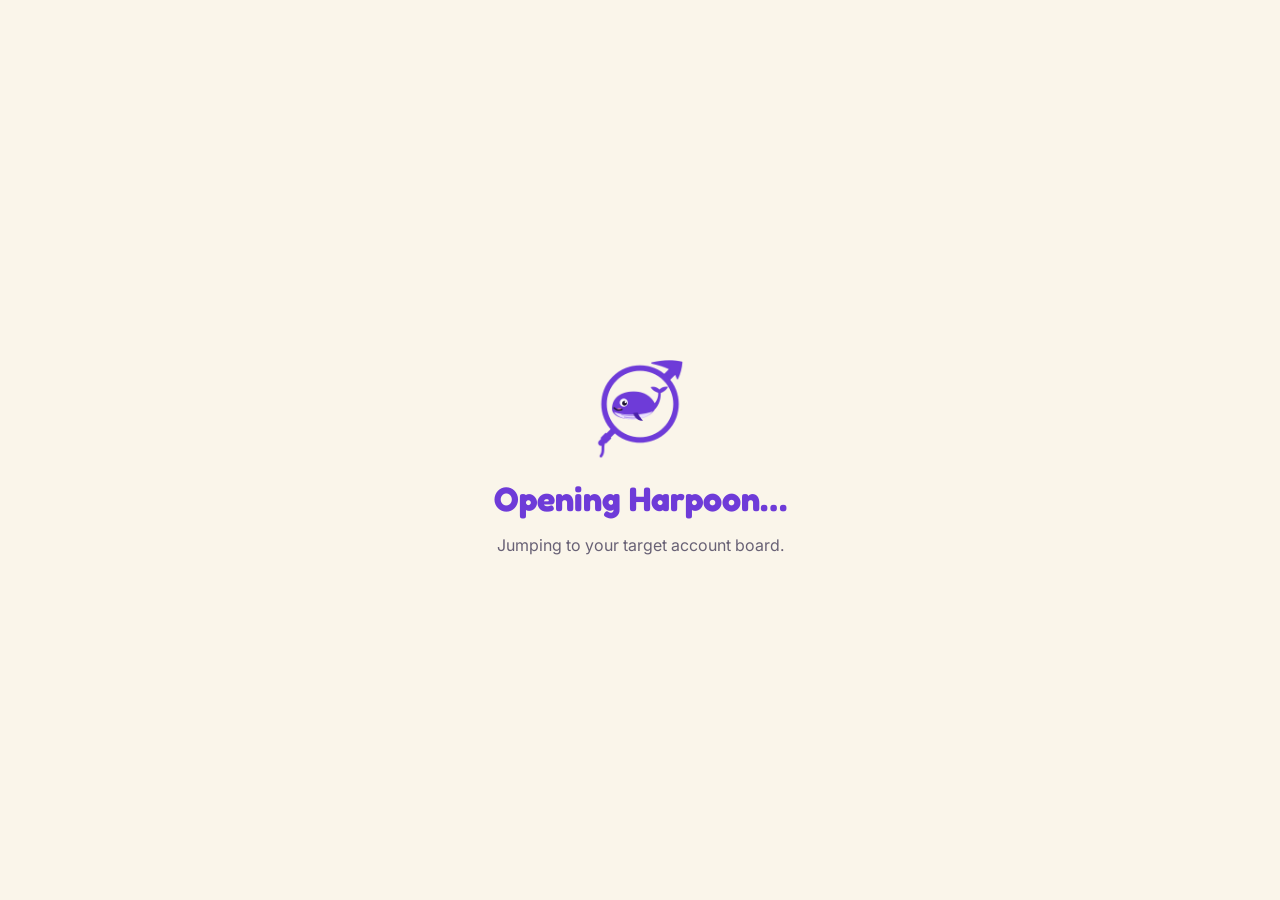
<file: open/index.html>
<!doctype html>
<html lang="en-GB">
<head>
  <meta charset="utf-8">
  <meta name="viewport" content="width=device-width, initial-scale=1">
  <title>Opening Harpoon…</title>
  <link rel="icon" href="../icons/icon32.png">
  <link rel="stylesheet" href="https://fonts.googleapis.com/css2?family=Fredoka:wght@600;700&family=Inter:wght@400;600&display=swap">
  <style>
    :root { --violet: #6E3BD8; --bg: #FAF5EA; --ink: #1F1A2E; --muted: #686175; }
    html, body { margin: 0; }
    body { background: var(--bg); color: var(--ink); font-family: Inter, system-ui, sans-serif; min-height: 100vh; display: grid; place-items: center; padding: 24px; box-sizing: border-box; }
    main { max-width: 460px; text-align: center; display: flex; flex-direction: column; gap: 14px; align-items: center; }
    img { width: 120px; height: 120px; }
    h1 { font-family: Fredoka, system-ui, sans-serif; color: var(--violet); margin: 0; font-size: 34px; }
    p { margin: 0; color: var(--muted); line-height: 1.5; }
    a.btn { display: inline-block; background: var(--violet); color: #fff; text-decoration: none; font-weight: 600; padding: 10px 18px; border-radius: 10px; }
    [hidden] { display: none !important; }
  </style>
</head>
<body>
  <main>
    <img src="../icons/harpoon-512.png" alt="">
    <h1>Opening Harpoon…</h1>
    <p id="opening">Jumping to your target account board.</p>
    <div id="missing" hidden>
      <p>Looks like Harpoon isn't installed in this Chrome yet. It's a free Chrome extension that shows your team's target accounts on one board.</p>
      <p style="margin-top:14px"><a class="btn" href="https://github.com/georgepohl2-design/harpoon-for-hubspot-sales#install-it-no-coding-needed-about-5-minutes">How to install Harpoon</a></p>
    </div>
  </main>
  <script>
    // If Harpoon is installed, it opens the board and closes this tab straight away.
    // If this page is still here after a moment, Harpoon isn't installed.
    setTimeout(function () {
      document.getElementById('opening').hidden = true;
      document.getElementById('missing').hidden = false;
      document.querySelector('h1').textContent = 'Ahoy!';
    }, 1500);
  </script>
</body>
</html>
</file>
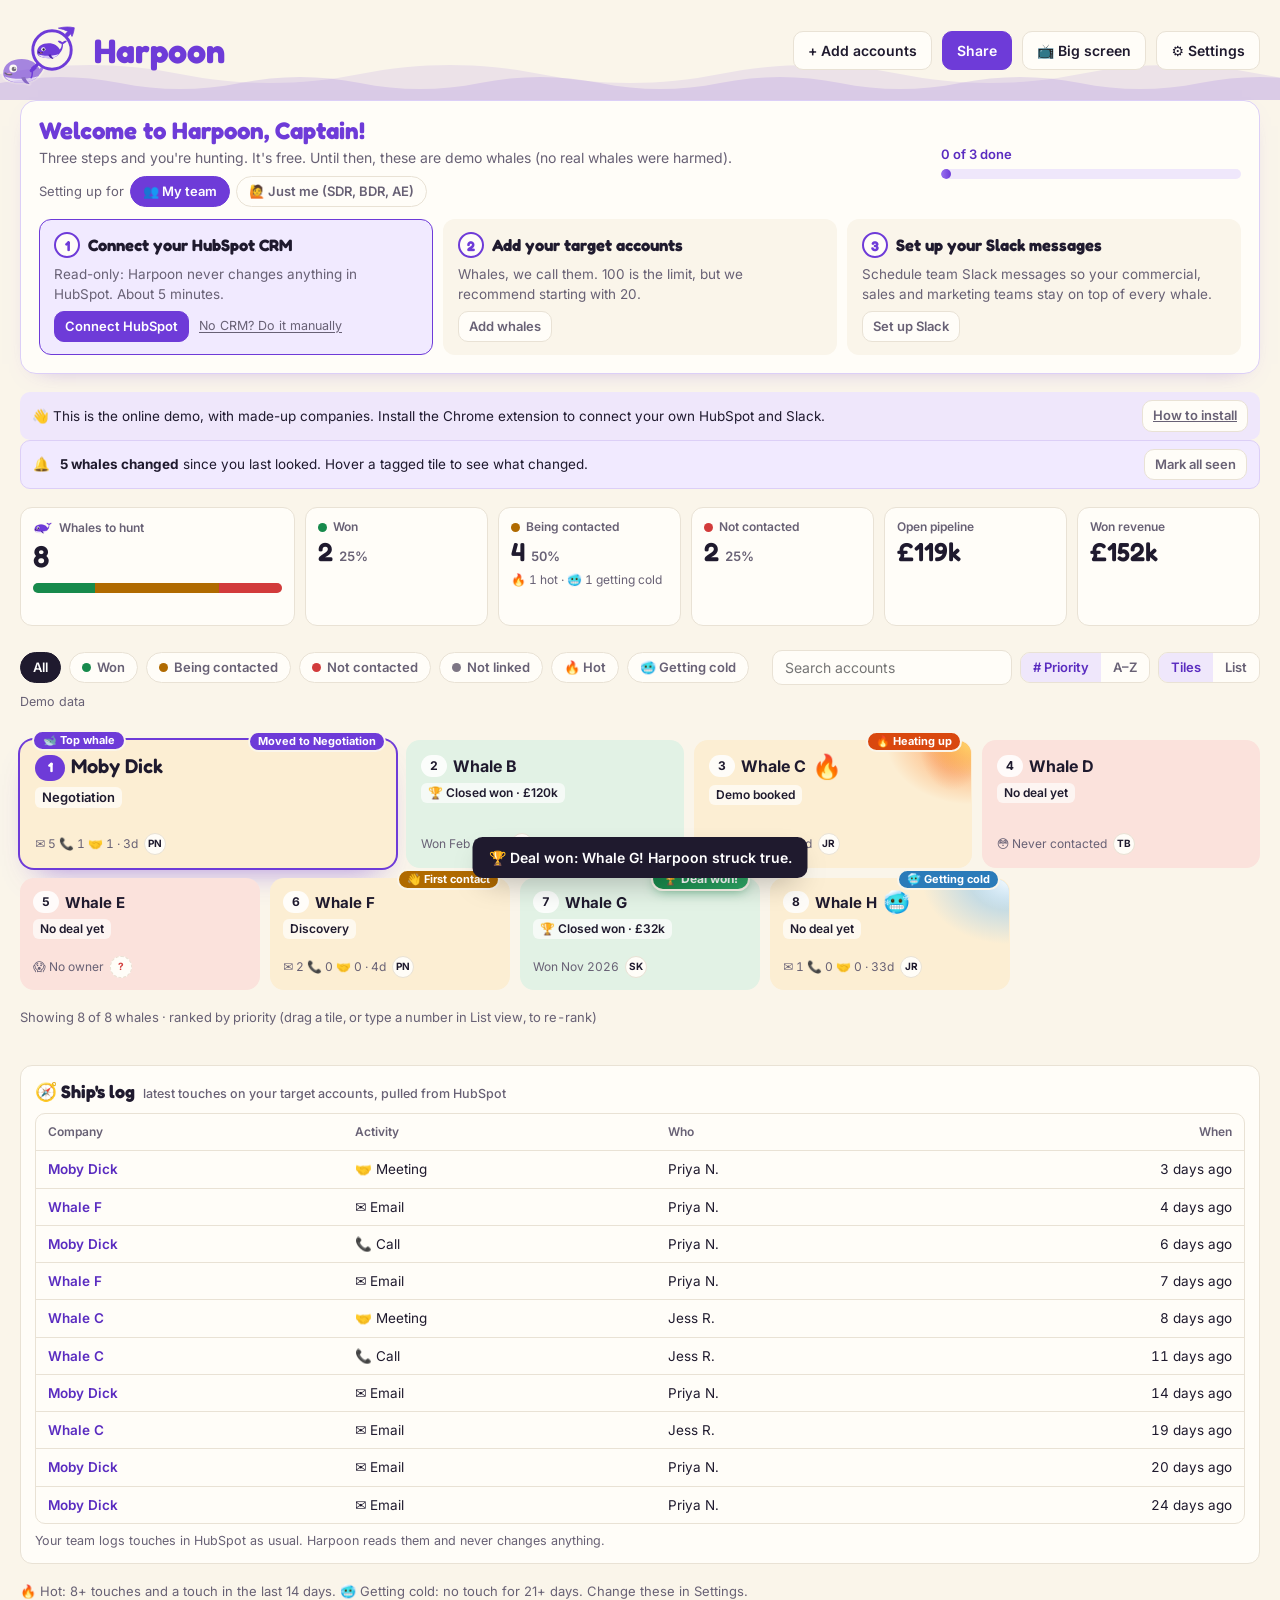
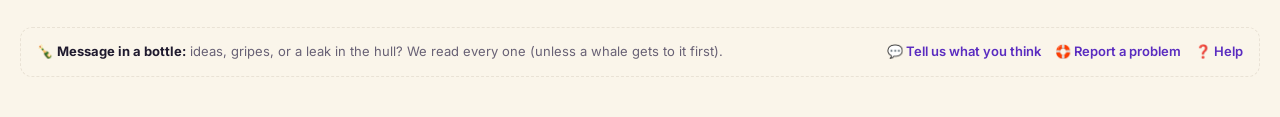
<file: board.html>
<!doctype html>
<html lang="en-GB">
<head>
  <meta charset="utf-8">
  <meta name="viewport" content="width=device-width, initial-scale=1">
  <title>Harpoon</title>
  <link rel="icon" href="icons/icon32.png">
  <link rel="stylesheet" href="https://fonts.googleapis.com/css2?family=Fredoka:wght@500;600;700&family=Inter:wght@400;500;600;700&display=swap">
  <link rel="stylesheet" href="board.css">
</head>
<body data-skin="cream">
<div class="page" id="page">
<div class="sea" aria-hidden="true"><div class="wave w1"></div><div class="whale"><img src="icons/whale.svg" alt=""></div><div class="wave w2"></div></div>

  <header class="topbar">
    <div class="brandmark"><span class="logo js-logo"></span><b>Harpoon</b></div>
    <div class="tvbar"><span id="tvUpdated"></span><span class="clock" id="tvClock"></span></div>
    <button class="btn" id="addBtn" type="button">+ Add accounts</button>
    <button class="btn primary" id="shareBtn" type="button">Share</button>
    <button class="btn" id="tvBtn" type="button">📺 Big screen</button>
    <button class="btn" id="settingsBtn" type="button" aria-label="Settings">⚙️ Settings</button>
  </header>

  <section class="onboard" id="onboard" aria-label="Getting started" hidden></section>
  <div id="banners"></div>
  <div class="stats" id="stats"></div>

  <div class="controls">
    <button class="chip f" data-f="all" aria-pressed="true" type="button">All</button>
    <button class="chip f" data-f="won" aria-pressed="false" type="button"><span class="dot" style="background:var(--won)"></span>Won</button>
    <button class="chip f" data-f="amber" aria-pressed="false" type="button"><span class="dot" style="background:var(--amber)"></span>Being contacted</button>
    <button class="chip f" data-f="red" aria-pressed="false" type="button"><span class="dot" style="background:var(--red)"></span>Not contacted</button>
    <button class="chip f" data-f="grey" aria-pressed="false" type="button"><span class="dot" style="background:var(--grey)"></span>Not linked</button>
    <button class="chip f" data-f="hot" aria-pressed="false" type="button">🔥 Hot</button>
    <button class="chip f" data-f="cold" aria-pressed="false" type="button">🥶 Getting cold</button>
    <input class="search" id="q" type="search" placeholder="Search accounts" aria-label="Search accounts">
    <div class="seg" role="group" aria-label="Sort" id="sortSeg"><button type="button" data-sort="rank" aria-pressed="true"># Priority</button><button type="button" data-sort="az" aria-pressed="false">A–Z</button></div>
    <div class="seg" role="group" aria-label="View" id="viewSeg"><button type="button" data-view="tiles" aria-pressed="true">Tiles</button><button type="button" data-view="list" aria-pressed="false">List</button></div>
    <span class="updated" id="updated"></span>
  </div>

  <div class="tiles" id="grid"></div>
  <div class="tablewrap" id="tablewrap" hidden></div>
  <div class="empty" id="empty" hidden></div>
  <div class="count" id="count"></div>

  <section class="shiplog" id="shiplog" aria-label="Ship's log"></section>
  <p class="legend" id="legend"></p>

  <footer class="helpfoot">
    <span>🍾 <b>Message in a bottle:</b> ideas, gripes, or a leak in the hull? We read every one (unless a whale gets to it first).</span>
    <span class="hf-links"><a data-fb="idea" target="_blank" rel="noopener">💬 Tell us what you think</a><a data-fb="bug" target="_blank" rel="noopener">🛟 Report a problem</a><button type="button" class="linkbtn" data-open="settings-help">❓ Help</button></span>
  </footer>

  <div class="hc hc-pop" id="pop" hidden></div>
  <div class="segtip" id="segtip" role="tooltip" hidden></div>
</div>

<button class="btn tvexit" id="tvExit" type="button">Exit TV mode (Esc)</button>
<div class="toast" id="toast" role="status" hidden></div>

<!-- ============ Add accounts ============ -->
<dialog id="addDlg" aria-labelledby="addTitle">
  <div class="dlg">
    <div class="dlg-head"><h2 id="addTitle">Load your whales</h2><button class="close" data-close type="button" aria-label="Close">×</button></div>
    <p class="lbl2" id="addIntro">Paste names, upload a CSV, or pull in the companies already ticked as target accounts in HubSpot. Harpoon finds each one in HubSpot and asks you to check anything it isn't sure about.</p>
    <p class="lbl2">🐋 <b>100 whales is the max.</b> Need more? That's trawling, not harpooning.<br>🔢 <b>List them most important first.</b> New whales join the bottom of your ranking, and you can drag them into place on the board.</p>
    <div class="seg" role="group" aria-label="How to add accounts" id="addTabs">
      <button type="button" data-pane="paste" aria-pressed="true">📋 Paste names</button>
      <button type="button" data-pane="csv" aria-pressed="false">📄 Upload a CSV</button>
      <button type="button" data-pane="hs" aria-pressed="false">🎯 Pull from HubSpot</button>
    </div>
    <div class="pane" data-pane="paste">
      <label for="addText" class="lbl2" id="addHint">One company per line. A company name or its website (like acme.com) both work. A website is the most exact match.</label>
      <textarea id="addText" rows="6" placeholder="Acme Logistics&#10;globex.com&#10;Initech"></textarea>
      <div style="margin-top:8px"><button class="btn primary" id="findBtn" type="button">🔎 Find them in HubSpot</button> <span class="lbl2" id="findProgress"></span></div>
    </div>
    <div class="pane" data-pane="csv" hidden>
      <label class="drop" for="csvFile"><b>Choose a CSV file</b><span>Export one from any spreadsheet. The file stays on your computer.</span></label>
      <input type="file" id="csvFile" accept=".csv,text/csv" class="sr">
      <p class="lbl2" style="margin-top:8px">The format: a column called <b>Company name</b> and, if you have it, a column called <b>Domain</b>. Other columns are ignored.</p>
      <pre class="code">Company name,Domain
Acme Logistics,acme.com
Globex,</pre>
    </div>
    <div class="pane" data-pane="hs" hidden>
      <p>If your team ticks <b>"Target account"</b> on companies in HubSpot (part of HubSpot's ABM tools), Harpoon can pull them all in one go.</p>
      <div style="margin-top:8px"><button class="btn primary" id="pullBtn" type="button">🎯 Pull my HubSpot target accounts</button></div>
    </div>
    <div class="results" id="results"></div>
    <div class="dlg-foot">
      <span class="count" id="placeCount"></span>
      <button class="btn primary" id="confirmAdd" type="button" disabled>Add to Harpoon</button>
    </div>
  </div>
</dialog>

<!-- ============ Link one company ============ -->
<dialog id="linkDlg" aria-labelledby="linkTitle">
  <div class="dlg">
    <div class="dlg-head"><h2 id="linkTitle">Link to HubSpot</h2><button class="close" data-close type="button" aria-label="Close">×</button></div>
    <p class="lbl2" id="linkIntro"></p>
    <div class="inrow"><input class="field" id="linkQ" type="search" aria-label="Company name or website"><button class="btn primary" id="linkFind" type="button">🔎 Search HubSpot</button></div>
    <div id="linkResults"></div>
  </div>
</dialog>

<!-- ============ Share preview ============ -->
<dialog id="shareDlg" aria-labelledby="shareTitle">
  <div class="dlg">
    <div class="dlg-head"><h2 id="shareTitle">Share the hunt</h2><button class="close" data-close type="button" aria-label="Close">×</button></div>
    <p class="lbl2" id="shareIntro">This is exactly what your team will see in Slack.</p>
    <div class="preview"><div class="ava js-logo"></div><div class="body"><div class="who">Harpoon<em>APP</em></div><div id="sharePreview" class="body"></div></div></div>
    <div id="shareNote"></div>
    <div class="dlg-foot"><span class="lbl2" id="shareWhere"></span><button class="btn" id="copyRecap" type="button">📋 Copy text</button><button class="btn primary" id="sendNow" type="button">Send to Slack now</button></div>
    <section class="snap-box" aria-labelledby="snapTitle">
      <h3 id="snapTitle">📸 Snapshot image</h3>
      <p class="small">A tidy picture of the hunt for your 1:1, your sales manager or CRO, or a LinkedIn post.</p>
      <canvas id="snapCanvas" aria-label="Snapshot of your whales: totals, pipeline and top five"></canvas>
      <div class="snap-acts">
        <label class="small snap-hide"><input type="checkbox" id="snapHide"> Hide company names (for posting in public)</label>
        <button class="btn" id="snapCopy" type="button">Copy image</button>
        <button class="btn primary" id="snapSave" type="button">Download image</button>
      </div>
    </section>
    <section class="sched-box" aria-labelledby="schedTitle">
      <h3 id="schedTitle">🔔 Send it automatically</h3>
      <div class="freq" role="radiogroup" aria-label="How often">
        <label><input type="radio" name="freq" value="daily"> <span><b>Every weekday morning</b><small>The short version: tally, hot and cold, next to hunt</small></span></label>
        <label><input type="radio" name="freq" value="weekly"> <span><b>Every Monday</b><small>The full rundown, with who's doing what</small></span></label>
        <label><input type="radio" name="freq" value="off"> <span><b>Off</b><small>Only when I press Send</small></span></label>
      </div>
      <div class="inrow"><label for="shareTime" class="lbl2" style="font-weight:600">Time</label><input class="field" id="shareTime" type="time" style="flex:0 0 130px"><span class="small" id="shareNext"></span></div>
      <p class="small">The schedule runs inside Chrome, so it only goes out while Chrome is open. If Chrome was closed at that time, it goes out as soon as you next open Chrome.</p>
    </section>
  </div>
</dialog>

<!-- ============ Big screen ============ -->
<dialog id="tvDlg" aria-labelledby="tvTitle">
  <div class="dlg">
    <div class="dlg-head"><h2 id="tvTitle">📺 Get it on the big screen</h2><button class="close" data-close type="button" aria-label="Close">×</button></div>
    <p>Broadcast the hunt to the whole crew. Put Harpoon on the office TV and everyone can see who's on what, all day.</p>
    <ol class="tv-steps">
      <li><b>Start TV mode</b> (button below). The board goes full screen with big text and no buttons, and refreshes itself every 10 minutes.</li>
      <li><b>Cast this tab to the TV.</b> In Chrome, click the <b>⋮</b> menu (top right) → <b>Cast, save and share</b> → <b>Cast…</b>, then pick your office TV. This works with TVs that have Chromecast or Google TV built in, or a Chromecast plugged into them.</li>
      <li><b>Or skip casting:</b> plug a spare laptop or a small mini PC into the TV with an HDMI cable, install Harpoon on it, and start TV mode there.</li>
    </ol>
    <div class="tv-note">
      <b>Good to know</b>
      <ul>
        <li>Casting streams from the computer you cast from, so that computer has to stay on, awake and online, with Chrome open. For a screen that's always on, use a spare laptop or mini PC that lives by the TV.</li>
        <li>Set that computer to never go to sleep (on a Mac: System Settings → Displays / Energy; on Windows: Settings → Power).</li>
        <li>While TV mode is on, Harpoon asks the browser to keep the screen awake.</li>
        <li>To leave TV mode, press <b>Esc</b>, or move the mouse and click <b>Exit TV mode</b>.</li>
      </ul>
    </div>
    <div class="dlg-foot"><span class="lbl2">Tip: on a TV, the Ivory background (in Settings) reads best.</span><button class="btn primary" id="tvStart" type="button">Start TV mode</button></div>
  </div>
</dialog>

<!-- ============ Are you sure? ============ -->
<dialog id="confirmDlg" class="dlg-confirm" aria-labelledby="cfTitle">
  <div class="dlg">
    <h2 id="cfTitle">Throw back this whale?</h2>
    <p class="lbl2" id="cfText"></p>
    <div class="cf-acts"><button class="btn" id="cfNo" type="button">Keep it</button><button class="btn danger-solid" id="cfOk" type="button">Throw it back</button></div>
  </div>
</dialog>

<!-- ============ Update a whale (manual mode) ============ -->
<dialog id="editDlg" class="dlg-mid" aria-labelledby="editTitle">
  <div class="dlg">
    <div class="dlg-head"><h2 id="editTitle">Update whale</h2><button class="close" data-close type="button" aria-label="Close">×</button></div>
    <div class="ed-field"><label for="edName">Company</label><input class="field" id="edName" autocomplete="off"></div>
    <div class="ed-field"><span class="ed-lbl" id="edSLbl">Status</span>
      <div class="ed-status" role="radiogroup" aria-labelledby="edSLbl">
        <label class="ed-s s-won"><input type="radio" name="edS" value="won"><span><i>🎯</i>Won</span></label>
        <label class="ed-s s-hot"><input type="radio" name="edS" value="hot"><span><i>🔥</i>Hot</span></label>
        <label class="ed-s s-amber"><input type="radio" name="edS" value="amber"><span><i>🔭</i>Being contacted</span></label>
        <label class="ed-s s-cold"><input type="radio" name="edS" value="cold"><span><i>🥶</i>Getting cold</span></label>
        <label class="ed-s s-red"><input type="radio" name="edS" value="red"><span><i>👀</i>Not contacted</span></label>
      </div>
      <p class="small ed-key">🔥 <b>Hot:</b> you're talking to them a lot. 🥶 <b>Getting cold:</b> you've been in touch, but they've gone quiet.</p>
    </div>
    <div class="ed-field"><label for="edOwner">Owner <span class="ed-hint">the person responsible for this whale</span></label><input class="field" id="edOwner" list="ownerList" autocomplete="off" placeholder="Who's responsible for it? Leave it blank if nobody is"><datalist id="ownerList"></datalist></div>
    <div class="ed-row">
      <div class="ed-field" id="edAmtWrap"><label for="edAmt" id="edAmtLbl">Deal value</label><div class="money-in"><span id="edCur">£</span><input class="field" id="edAmt" type="number" min="0" step="500" inputmode="decimal" placeholder="0"></div></div>
      <div class="ed-field" id="edStageWrap"><label for="edStage">Deal stage</label><select id="edStage"></select></div>
    </div>
    <p class="small">The deal value adds up into Open pipeline (or Won revenue once it's won). Change the deal stages in Settings to match how your team sells. Mark it 🎯 Won and the harpoon strikes.</p>
    <div class="dlg-foot"><button class="btn" type="button" data-close>Cancel</button><button class="btn primary" id="edSave" type="button">Save</button></div>
  </div>
</dialog>

<!-- ============ Settings ============ -->
<dialog id="settingsDlg" aria-labelledby="setTitle">
  <div class="dlg">
    <div class="dlg-head"><span class="logo js-logo" style="width:36px;height:36px;display:block"></span><h2 id="setTitle">Settings</h2><button class="close" data-close type="button" aria-label="Close">×</button></div>
    <div id="webNote"></div>

    <section class="set-sec">
      <h3>Where your whales come from</h3>
      <div class="src-pick" role="radiogroup" aria-label="Where your whales come from">
        <label class="src-opt"><input type="radio" name="src" value="hubspot"><span><b>🔗 HubSpot</b><small>Harpoon reads your CRM: owners, deals, emails, calls and meetings. Read-only.</small></span></label>
        <label class="src-opt"><input type="radio" name="src" value="manual"><span><b>✏️ Manual, no CRM</b><small>You set each whale's status, owner, deal value and stage on the board. Nothing to connect.</small></span></label>
      </div>
    </section>

    <section class="set-sec" id="manSec" hidden>
      <h3>Deal stages</h3>
      <p class="lbl2">One per line, in order. They start as HubSpot's default sales pipeline, so your board lines up if you connect HubSpot later. Won is set with the 🎯 Won status.</p>
      <textarea id="stagesIn" rows="5" aria-label="Deal stages, one per line"></textarea>
      <div class="inrow"><button class="btn small" id="stagesReset" type="button">Use HubSpot's default stages</button></div>
    </section>

    <section class="set-sec" id="hsSec">
      <h3>Connect HubSpot</h3>
      <p class="lbl2">Harpoon only ever <b>reads</b> from HubSpot. The access token stays in this Chrome and is only ever sent to HubSpot.</p>
      <details class="help">
        <summary>How to get an access token (about 5 minutes, needs a HubSpot Super Admin)</summary>
        <ol>
          <li>In HubSpot, open <b>Settings</b> (the cog) → <b>Integrations</b> → <b>Private Apps</b>. In some newer accounts it's under <b>Development → Legacy apps</b>.</li>
          <li>Create a private app called <b>Harpoon</b>.</li>
          <li>On the <b>Scopes</b> tab, tick these four, all <b>Read</b>: <code>crm.objects.companies.read</code>, <code>crm.objects.deals.read</code>, <code>crm.objects.owners.read</code> and <code>crm.objects.contacts.read</code> (HubSpot uses that last one to unlock emails, calls and meetings).</li>
          <li>Create the app, then copy its <b>access token</b> and paste it below.</li>
        </ol>
      </details>
      <label for="tokenIn">HubSpot access token</label>
      <div class="inrow"><input class="field" id="tokenIn" type="password" autocomplete="off" spellcheck="false" placeholder="pat-…"><button class="btn primary" id="testHs" type="button">Test &amp; connect</button><button class="btn danger" id="disconnect" type="button">Disconnect</button></div>
      <div id="hsResult"></div>
    </section>

    <section class="set-sec">
      <h3>Connect Slack</h3>
      <details class="help">
        <summary>How to get a Slack webhook link (about 3 minutes)</summary>
        <ol>
          <li>Go to <b>api.slack.com/apps</b> and click <b>Create New App → From scratch</b>. Call it <b>Harpoon</b> and pick your workspace.</li>
          <li>Open <b>Incoming Webhooks</b>, switch it on, and click <b>Add New Webhook to Workspace</b>.</li>
          <li>Choose the channel (for example <b>#target-accounts</b>) and click <b>Allow</b>.</li>
          <li>Copy the webhook link (it starts with <code>https://hooks.slack.com/</code>) and paste it below.</li>
        </ol>
      </details>
      <label for="hookIn">Slack webhook link</label>
      <div class="inrow"><input class="field" id="hookIn" type="password" autocomplete="off" spellcheck="false" placeholder="https://hooks.slack.com/services/…"><button class="btn" id="testSlack" type="button">Save &amp; send test message</button></div>
      <div id="slackResult"></div>
    </section>


    <section class="set-sec">
      <h3>Tag people in Slack</h3>
      <label class="inrow" style="font-weight:500"><input type="checkbox" id="mentionsIn"> Tag the account owner in "Next to hunt"</label>
      <p class="small">To really ping someone, Harpoon needs their Slack member ID: in Slack, click their name → <b>⋮</b> → <b>Copy member ID</b>. Without it, Harpoon just writes their name.</p>
      <div class="ids" id="idsList"></div>
    </section>

    <section class="set-sec" id="hotSec">
      <h3>Hot and cold</h3>
      <div class="nums">
        <span>🔥 Hot = at least <input class="field" id="hotT" type="number" min="1" max="99"> touches and a touch in the last <input class="field" id="hotD" type="number" min="1" max="365"> days</span>
        <span>🥶 Getting cold = no touch for <input class="field" id="coldD" type="number" min="1" max="999"> days</span>
      </div>
    </section>

    <section class="set-sec">
      <h3>Look</h3>
      <div class="inrow">
        <label for="curIn" class="lbl2" style="font-weight:600">Currency</label>
        <select id="curIn"><option>£</option><option>$</option><option>€</option></select>
        <label for="skinIn" class="lbl2" style="font-weight:600;margin-left:12px">Background</label>
        <select id="skinIn"><option value="ivory">Ivory</option><option value="cream">Cream</option><option value="oat">Oat</option></select>
      </div>
      <div class="inrow">
        <label for="huntIn" class="lbl2" style="font-weight:600">Harpoon is for</label>
        <select id="huntIn"><option value="team">My team (Slack briefing for the crew)</option><option value="solo">Just me (an SDR, BDR or AE's own whales)</option></select>
      </div>
    </section>

    <section class="set-sec" id="helpSec">
      <h3>Help and feedback</h3>
      <p class="lbl2">🍾 Got an idea, a gripe, or spotted a leak in the hull? Toss a message in a bottle. Every one gets read, and the best ideas get built.</p>
      <div class="inrow">
        <a class="btn" data-fb="idea" target="_blank" rel="noopener">💬 Tell us what you think</a>
        <a class="btn" data-fb="bug" target="_blank" rel="noopener">🛟 Report a problem</a>
        <a class="btn ghost" data-fb="guide" target="_blank" rel="noopener">📖 Read the guide</a>
      </div>
      <p class="small">These open a short form on GitHub (free account needed), so you can see the reply.</p>
    </section>

    <section class="set-sec" id="clearSec">
      <h3>Start fresh</h3>
      <div class="inrow"><button class="btn danger" id="clearBoard" type="button">🧹 Clear all whales</button><span class="small">Throws every whale back so you can start again. You can undo it straight after.</span></div>
    </section>

    <section class="set-sec" id="demoSec">
      <h3>Demo data</h3>
      <div class="inrow"><button class="btn" id="resetDemo" type="button">Reset the demo board</button><span class="small">Brings back the 8 made-up whales.</span></div>
    </section>
  </div>
</dialog>

<script type="module" src="board.js"></script>
</body>
</html>
</file>
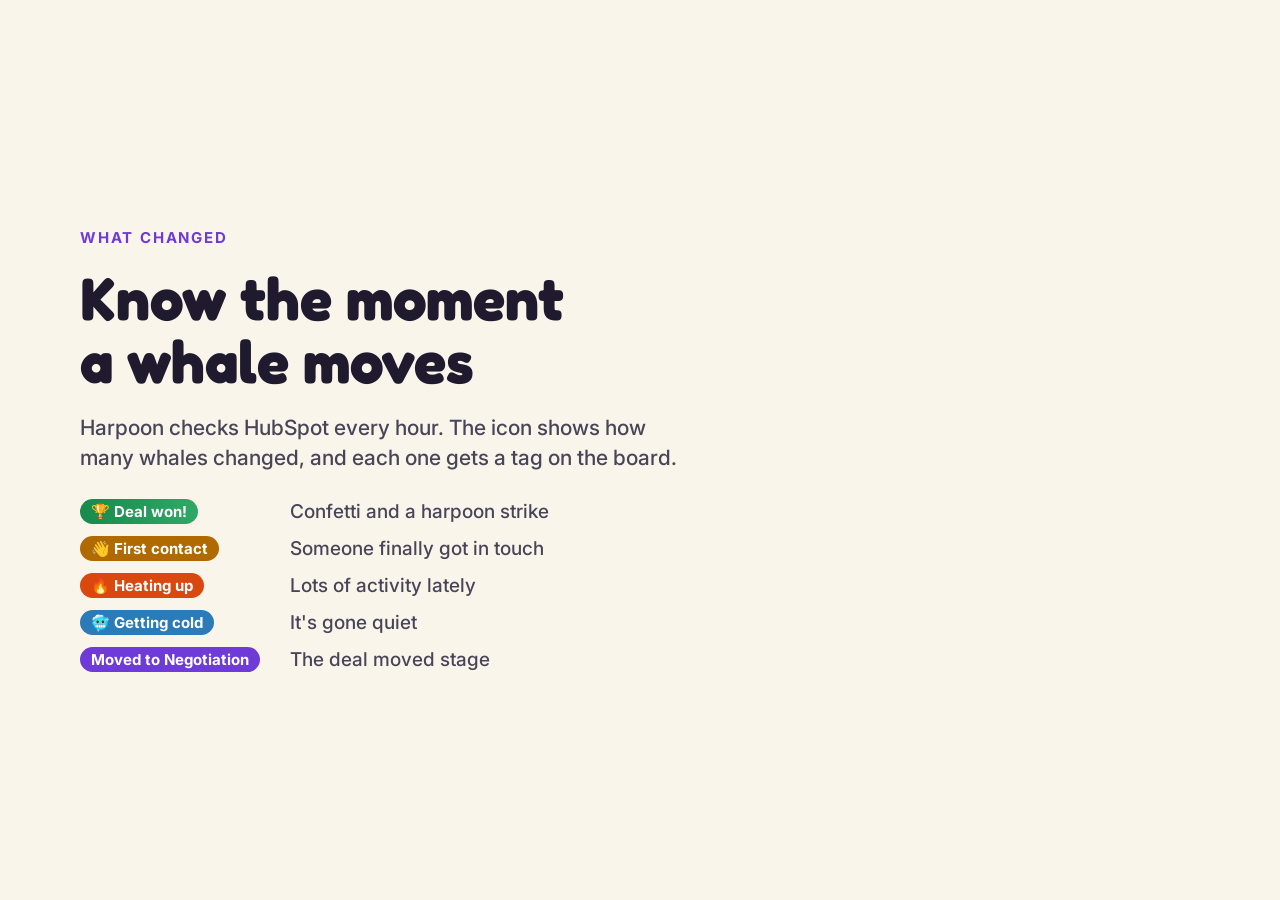
<file: docs/alerts.html>
<!doctype html>
<html lang="en-GB">
<head>
<meta charset="utf-8">
<title>Harpoon alerts</title>
<!-- Renders docs/alerts.png for the README. Copies the real tiles and hover card from the demo board,
     so it needs a local web server (same origin), e.g. python3 -m http.server in the harpoon folder. -->
<link rel="stylesheet" href="https://fonts.googleapis.com/css2?family=Fredoka:wght@500;600;700&family=Inter:wght@400;500;600;700&display=swap">
<link rel="stylesheet" href="../board.css">
<style>
  html, body { margin: 0; }
  body { width: 1600px; height: 900px; overflow: hidden; background: #FAF5EA; display: grid; grid-template-columns: 600px 1fr; gap: 40px; padding: 0 80px; box-sizing: border-box; align-items: center; }
  .copy { display: flex; flex-direction: column; gap: 20px; }
  .eyebrow { font: 700 15px Inter, sans-serif; letter-spacing: .12em; color: #6E3BD8; }
  .copy h1 { font: 700 60px/1.05 Fredoka, sans-serif; color: #1F1A2E; }
  .copy p { font: 500 21px/1.45 Inter, sans-serif; color: #4A4458; }
  ul { list-style: none; margin: 6px 0 0; padding: 0; display: flex; flex-direction: column; gap: 12px; }
  li { display: flex; align-items: center; gap: 14px; font: 500 19px Inter, sans-serif; color: #4A4458; }
  li .t { flex: none; width: 196px; }
  body li .t .chg { position: static; top: auto; box-shadow: none; display: inline-block; animation: none; font-size: 15px; padding: 5px 11px; border-width: 0; }
  body li .t .chg::after, body li .t .chg::before { display: none; }
  .show { zoom: 1.32; display: grid; grid-template-columns: 250px 250px; gap: 26px 18px; align-content: center; }
  .show .tw .x, .show .tw .cb { display: none; }
  .show .chg { animation: none; }
  .show .chg::after { display: none; }
  .show .hc { position: static; width: auto; align-self: start; box-shadow: 0 18px 40px -18px rgba(50,30,20,.45); }
  .won-wrap { position: relative; }
  .bit { position: absolute; width: 8px; height: 13px; border-radius: 2px; z-index: 5; }
</style>
</head>
<body>
  <div class="copy">
    <div class="eyebrow">WHAT CHANGED</div>
    <h1>Know the moment a whale moves</h1>
    <p>Harpoon checks HubSpot every hour. The icon shows how many whales changed, and each one gets a tag on the board.</p>
    <ul>
      <li><span class="t"><span class="chg k-won">🏆 Deal won!</span></span>Confetti and a harpoon strike</li>
      <li><span class="t"><span class="chg k-contacted">👋 First contact</span></span>Someone finally got in touch</li>
      <li><span class="t"><span class="chg k-hot">🔥 Heating up</span></span>Lots of activity lately</li>
      <li><span class="t"><span class="chg k-cold">🥶 Getting cold</span></span>It's gone quiet</li>
      <li><span class="t"><span class="chg k-stage">Moved to Negotiation</span></span>The deal moved stage</li>
    </ul>
  </div>
  <div class="show" id="show"></div>
  <iframe id="src" src="../board.html?clean&cover" style="position:absolute;left:-3000px;top:0;width:1280px;height:900px;border:0"></iframe>
<script>
const order = ['won', 'hot', 'contacted', 'cold', 'stage'];
const CONF = ['#6E3BD8', '#FFD66B', '#178A4C', '#D9480F', '#2B7BB9', '#F08CB8'];
function grab() {
  const d = document.getElementById('src').contentDocument;
  const tws = d ? [...d.querySelectorAll('.tw')].filter(t => t.querySelector('.chg')) : [];
  if (tws.length < 5) return setTimeout(grab, 200);
  const kind = t => (t.querySelector('.chg').className.match(/k-(\w+)/) || [])[1];
  tws.sort((a, b) => order.indexOf(kind(a)) - order.indexOf(kind(b)));
  // the hover card for the won whale
  const won = tws[0];
  won.querySelector('.tile').dispatchEvent(new MouseEvent('mouseover', { bubbles: true }));
  const card = d.getElementById('pop').innerHTML.replace('Opens in HubSpot once connected', 'Click to open in HubSpot →');
  const clean = t => { const c = t.cloneNode(true); c.querySelectorAll('.strike,.confetti').forEach(x => x.remove()); c.querySelector('.tile').classList.remove('thud'); return c.outerHTML; };
  const show = document.getElementById('show');
  show.innerHTML = `<div class="won-wrap">${clean(won)}</div><div class="hc">${card}</div>` + tws.slice(1).map(clean).join('');
  // a little static confetti around the win
  const w = show.querySelector('.won-wrap');
  [[-14,-18,20],[30,-26,-35],[90,-30,50],[200,-24,-15],[240,-6,40],[-12,60,70],[256,70,-60],[150,-34,10],[60,112,25],[190,110,-45]].forEach(([x, y, r], i) => {
    const b = document.createElement('i'); b.className = 'bit';
    b.style.cssText += `left:${x}px;top:${y}px;transform:rotate(${r}deg);background:${CONF[i % CONF.length]};${i % 3 === 0 ? 'width:8px;height:8px;border-radius:50%;' : ''}`;
    w.appendChild(b);
  });
  document.title = 'ready';
}
document.getElementById('src').addEventListener('load', () => setTimeout(grab, 3200));
</script>
</body>
</html>
</file>
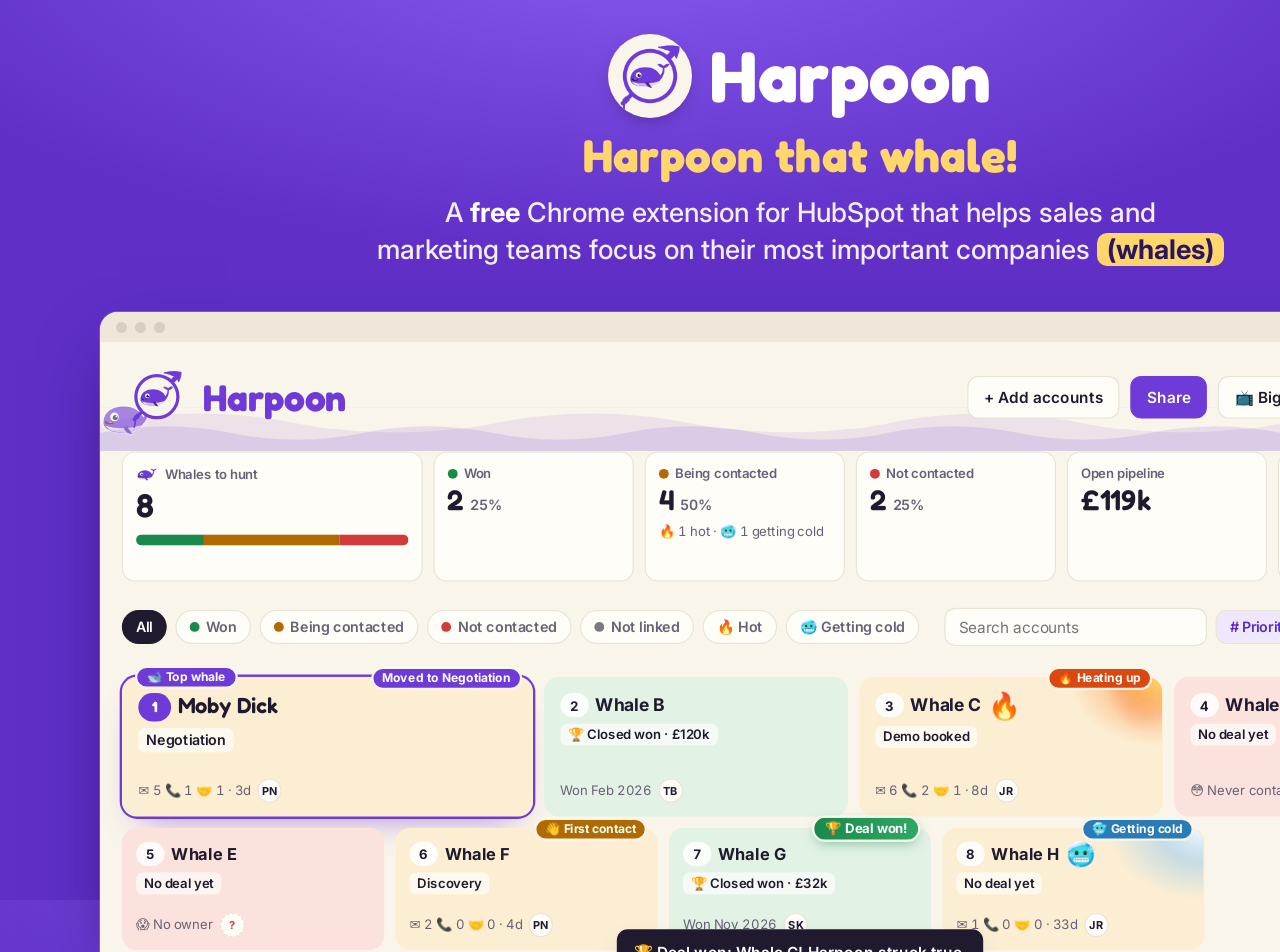
<file: docs/cover.html>
<!doctype html>
<html lang="en-GB">
<head>
<meta charset="utf-8">
<title>Harpoon cover</title>
<!-- Renders docs/cover.png, the first picture on the GitHub page. Not part of the extension. -->
<link rel="stylesheet" href="https://fonts.googleapis.com/css2?family=Fredoka:wght@600;700&family=Inter:wght@500;600;700&display=swap">
<style>
  html, body { margin: 0; }
  body { width: 1600px; height: 900px; overflow: hidden; position: relative; font-family: Inter, system-ui, sans-serif; display: flex; flex-direction: column; align-items: center;
    background: radial-gradient(1200px 500px at 50% -10%, #8A5CF0 0%, rgba(138,92,240,0) 70%), #5F2FC7; }
  header { display: flex; align-items: center; gap: 18px; margin-top: 34px; }
  header img { width: 84px; height: 84px; background: #FAF5EA; border-radius: 50%; box-shadow: 0 6px 18px -8px rgba(0,0,0,.4); }
  h1 { margin: 0; font-family: Fredoka, sans-serif; font-weight: 700; font-size: 72px; line-height: 1; color: #fff; letter-spacing: .5px; }
  p.hook { margin: 14px 0 0; font: 700 46px/1 Fredoka, sans-serif; color: #FFD66B; letter-spacing: .3px; }
  p.tag { margin: 16px 0 0; max-width: 1120px; text-align: center; color: #F3EDFD; font-size: 27px; line-height: 1.38; font-weight: 500; text-wrap: balance; }
  p.tag b { color: #fff; font-weight: 700; }
  p.tag em { font-style: normal; font-weight: 700; color: #2A1660; background: #FFD66B; border-radius: 10px; padding: 0 10px; white-space: nowrap; }
  .frame { position: absolute; left: 100px; top: 312px; width: 1400px; height: 640px; border-radius: 18px 18px 0 0; overflow: hidden; background: #FAF5EA;
    box-shadow: 0 0 0 1px rgba(255,255,255,.18), 0 30px 70px -20px rgba(20,5,60,.6); }
  .bar { height: 30px; background: #EEE7DA; display: flex; align-items: center; gap: 8px; padding: 0 16px; }
  .bar i { width: 11px; height: 11px; border-radius: 50%; background: #D8CFC0; display: block; }
  .clip { width: 1400px; height: 630px; overflow: hidden; }
  iframe { width: 1280px; height: 600px; border: 0; transform: scale(1.09375); transform-origin: 0 0; }
</style>
</head>
<body>
  <header><img src="../icons/harpoon-512.png" alt=""><h1>Harpoon</h1></header>
  <p class="hook">Harpoon that whale!</p>
  <p class="tag">A <b>free</b> Chrome extension for HubSpot that helps sales and marketing teams focus on their most important companies <em>(whales)</em></p>
  <div class="frame"><div class="bar"><i></i><i></i><i></i></div><div class="clip"><iframe src="../board.html?clean&cover"></iframe></div></div>
</body>
</html>
</file>
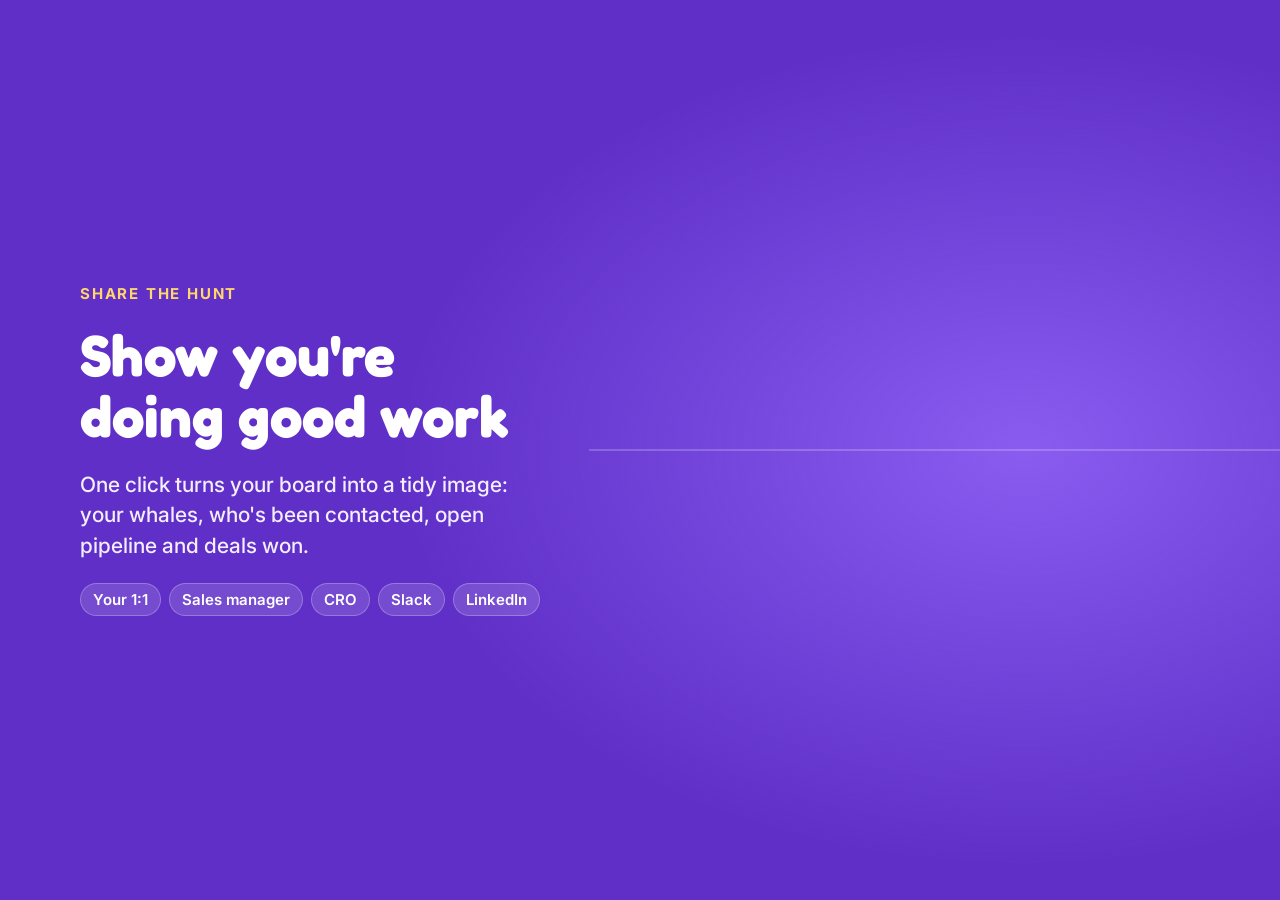
<file: docs/snapshot.html>
<!doctype html>
<html lang="en-GB">
<head>
<meta charset="utf-8">
<title>Harpoon snapshot</title>
<!-- Renders docs/snapshot.png for the README. Opens Share on the demo board and copies the real snapshot image,
     so it needs a local web server (same origin), e.g. python3 -m http.server in the harpoon folder. -->
<link rel="stylesheet" href="https://fonts.googleapis.com/css2?family=Fredoka:wght@600;700&family=Inter:wght@500;600;700&display=swap">
<style>
  html, body { margin: 0; }
  body { width: 1600px; height: 900px; overflow: hidden; box-sizing: border-box; padding: 0 70px 0 80px; display: grid; grid-template-columns: 1fr 940px; gap: 50px; align-items: center;
    font-family: Inter, system-ui, sans-serif; background: radial-gradient(900px 600px at 80% 50%, #8A5CF0 0%, rgba(138,92,240,0) 70%), #5F2FC7; }
  .copy { display: flex; flex-direction: column; gap: 22px; color: #F3EDFD; }
  .eyebrow { font-weight: 700; font-size: 15px; letter-spacing: .12em; color: #FFD66B; }
  h1 { margin: 0; font: 700 58px/1.06 Fredoka, sans-serif; color: #fff; text-wrap: balance; }
  p { margin: 0; font-size: 21px; line-height: 1.45; font-weight: 500; }
  .who { display: flex; flex-wrap: wrap; gap: 8px; }
  .who span { font-size: 15px; font-weight: 600; color: #fff; background: rgba(255,255,255,.14); border: 1px solid rgba(255,255,255,.25); border-radius: 99px; padding: 6px 12px; }
  .shot { width: 940px; border-radius: 16px; box-shadow: 0 0 0 1px rgba(255,255,255,.2), 0 30px 70px -20px rgba(20,5,60,.65); display: block; }
</style>
</head>
<body>
  <div class="copy">
    <div class="eyebrow">SHARE THE HUNT</div>
    <h1>Show you're doing good work</h1>
    <p>One click turns your board into a tidy image: your whales, who's been contacted, open pipeline and deals won.</p>
    <div class="who"><span>Your 1:1</span><span>Sales manager</span><span>CRO</span><span>Slack</span><span>LinkedIn</span></div>
  </div>
  <img class="shot" id="shot" alt="">
  <iframe id="src" src="../board.html?clean&cover" style="position:absolute;left:-3000px;top:0;width:1280px;height:900px;border:0"></iframe>
<script>
const src = document.getElementById('src');
src.addEventListener('load', () => setTimeout(() => {
  const d = src.contentDocument;
  d.getElementById('shareBtn').click();
  setTimeout(() => { document.getElementById('shot').src = d.getElementById('snapCanvas').toDataURL('image/png'); document.title = 'ready'; }, 1500);
}, 2500));
</script>
</body>
</html>
</file>
<file: board.css>
/* Harpoon board. One brand colour (Narwhal Violet) on cream, with red / amber / green for status. */
:root {
  --violet: #6E3BD8; --violet-hi: #9A72F0; --lavender: #F1EAFF;
  --brand: #6E3BD8; --brand-soft: #EFE7FB; --brand-text: #5A2CC0;
  --bg: #FAF5EA; --surface: #FFFDF8; --ink: #1F1A2E; --muted: #686175; --line: #E9E2D5;
  --won: #178A4C; --won-bg: #E2F2E5; --amber: #B06A00; --amber-bg: #FCEED3; --red: #D23B3B; --red-bg: #FBE2DC; --grey: #7D7684; --grey-bg: #EEE9E0;
  --display: "Fredoka", "Avenir Next Rounded", "Nunito", system-ui, sans-serif;
  --body: "Inter", system-ui, -apple-system, "Segoe UI", sans-serif;
  color-scheme: light;
}
body[data-skin="ivory"] { --bg: #FCFAF5; }
body[data-skin="cream"] { --bg: #FAF5EA; }
body[data-skin="oat"] { --bg: #F3EDE1; --surface: #FBF8F1; }

* { box-sizing: border-box; }
[hidden] { display: none !important; }
html, body { margin: 0; }
body { background: var(--bg); color: var(--ink); font-family: var(--body); font-size: 15px; line-height: 1.5; }
h1, h2, h3, h4 { font-family: var(--display); margin: 0; text-wrap: balance; }
p { margin: 0; }
a { color: var(--brand-text); }

.page { position: relative; max-width: 1760px; margin: 0 auto; padding: 18px max(20px, env(safe-area-inset-right, 0px)) 40px max(20px, env(safe-area-inset-left, 0px)); display: flex; flex-direction: column; gap: 18px; }

/* top bar */
.topbar { display: flex; align-items: center; gap: 10px; flex-wrap: wrap; }
.brandmark { display: flex; align-items: center; gap: 10px; margin-right: auto; }
.brandmark .logo svg { width: 64px; height: 64px; display: block; overflow: visible; }
.brandmark b { font-family: var(--display); font-size: 34px; font-weight: 700; color: var(--violet); }
/* hover the logo: the whale swims, the harpoon shoots in and lands */
.brandmark { position: relative; }
.brandmark .logo { cursor: pointer; }
.quip { position: absolute; left: 74px; top: 52px; z-index: 30; background: var(--ink); color: #fff; font-size: 13.5px; font-weight: 600; padding: 8px 12px; border-radius: 12px; width: max-content; max-width: 300px; box-shadow: 0 12px 28px -12px rgba(0,0,0,.45); animation: quip-in .25s ease-out; }
.quip::before { content: ""; position: absolute; left: -6px; top: 10px; width: 12px; height: 12px; background: var(--ink); transform: rotate(45deg); }
@keyframes quip-in { from { opacity: 0; transform: translateY(4px); } to { opacity: 1; transform: none; } }
.hp-whale, .hp-harpoon, .hp-coin { transform-box: view-box; transform-origin: 60px 60px; }
.brandmark .logo.go .hp-whale { animation: hp-swim 1.6s ease-in-out; }
.brandmark .logo.go .hp-harpoon { animation: hp-throw 1.6s cubic-bezier(.2,.7,.3,1); }
.brandmark .logo.go .hp-coin { animation: hp-hit 1.6s ease-out; }
@keyframes hp-swim { 0% { transform: translate(0,0) rotate(0); } 15% { transform: translate(-6px,1px) rotate(-6deg); } 30% { transform: translate(5px,-2px) rotate(5deg); } 45% { transform: translate(-3px,1px) rotate(-3deg); } 58% { transform: translate(0,0) rotate(0); } 66% { transform: translate(2px,0) scale(1.08,.92); } 80% { transform: translate(0,0) scale(.97,1.03); } 100% { transform: none; } }
@keyframes hp-throw { 0% { transform: translate(-70px,70px); opacity: 0; } 40% { transform: translate(-70px,70px); opacity: 0; } 41% { opacity: 1; } 58% { transform: translate(0,0); } 63% { transform: translate(-3px,3px); } 70% { transform: translate(0,0); } 100% { transform: none; opacity: 1; } }
@keyframes hp-hit { 0%, 57% { transform: none; } 62% { transform: rotate(-7deg) scale(1.05); } 70% { transform: rotate(5deg); } 78% { transform: rotate(-3deg); } 86% { transform: rotate(1deg); } 100% { transform: none; } }
@media (prefers-reduced-motion: reduce) { .chg, .chg::after { animation: none; } }
@media (prefers-reduced-motion: reduce) { .brandmark .logo.go .hp-whale, .brandmark .logo.go .hp-harpoon, .brandmark .logo.go .hp-coin { animation: none; } }
.btn { font: inherit; font-size: 14px; font-weight: 600; border-radius: 10px; padding: 8px 14px; border: 1px solid var(--line); background: var(--surface); color: var(--ink); cursor: pointer; display: inline-flex; gap: 8px; align-items: center; white-space: nowrap; }
.btn:hover { border-color: var(--brand); }
.btn:disabled { opacity: .5; cursor: not-allowed; }
.btn.primary { background: var(--brand); border-color: var(--brand); color: #fff; }
.btn.primary:hover:not(:disabled) { filter: brightness(1.08); }
.btn.small { font-size: 13px; padding: 5px 10px; }
.btn.ghost { background: transparent; }
.btn.danger { color: var(--red); }
:is(.btn, .chip, .tile, .x, input, select, textarea, .menu button, a, summary):focus-visible { outline: 2px solid var(--brand); outline-offset: 2px; }

.sched { position: relative; }
.menu { position: absolute; right: 0; top: calc(100% + 6px); z-index: 20; background: var(--surface); border: 1px solid var(--line); border-radius: 12px; box-shadow: 0 16px 36px -14px rgba(40,30,20,.35); padding: 6px; width: 290px; display: flex; flex-direction: column; gap: 2px; }
.menu .mh { font-size: 12px; color: var(--muted); padding: 6px 10px 4px; }
.menu button { font: inherit; text-align: left; background: none; border: 0; color: var(--ink); padding: 8px 10px; border-radius: 8px; cursor: pointer; display: flex; flex-direction: column; gap: 1px; }
.menu button:hover { background: var(--brand-soft); }
.menu button small { color: var(--muted); font-size: 12px; }
.menu button[aria-checked="true"] b::after { content: " ✓"; color: var(--brand-text); }

/* welcome, Captain: the getting-started steps */
.onboard { position: relative; z-index: 1; background: var(--surface); border: 1.5px solid #DCCFF7; border-radius: 16px; padding: 16px 18px 18px; display: flex; flex-direction: column; gap: 12px; box-shadow: 0 8px 24px -18px rgba(110,59,216,.6); }
.ob-head { display: flex; align-items: center; gap: 14px; flex-wrap: wrap; }
.ob-head h2 { font-size: 24px; color: var(--violet); line-height: 1.15; }
.ob-head p { font-size: 14px; color: var(--muted); }
.ob-head .ob-txt { flex: 1 1 320px; display: flex; flex-direction: column; gap: 2px; }
.ob-prog { flex: 0 1 300px; display: flex; flex-direction: column; gap: 5px; font-size: 13px; font-weight: 600; color: var(--brand-text); }
.ob-bar { height: 10px; border-radius: 99px; background: var(--brand-soft); overflow: hidden; }
.ob-bar i { display: block; height: 100%; width: var(--p); min-width: 10px; border-radius: 99px; background: linear-gradient(90deg, var(--violet-hi), var(--violet)); transition: width .6s cubic-bezier(.2,.8,.2,1); }
.ob-x { position: absolute; top: 10px; right: 12px; font: inherit; font-size: 12.5px; color: var(--muted); background: none; border: 0; cursor: pointer; text-decoration: underline; text-underline-offset: 2px; }
.ob-steps { list-style: none; margin: 0; padding: 0; display: grid; grid-template-columns: repeat(3, minmax(0, 1fr)); gap: 10px; }
@media (max-width: 900px) { .ob-steps { grid-template-columns: 1fr; } }
.ob-steps li { border-radius: 12px; padding: 12px 14px; background: var(--bg); display: flex; flex-direction: column; gap: 6px; border: 1.5px solid transparent; }
.ob-steps li.now { border-color: var(--violet); background: var(--lavender); }
.ob-steps li.done { background: var(--won-bg); }
.ob-steps h3 { font-size: 16.5px; display: flex; align-items: center; gap: 8px; }
.ob-n { flex: none; width: 26px; height: 26px; border-radius: 50%; display: inline-grid; place-items: center; font-size: 14px; background: var(--surface); color: var(--violet); border: 2px solid currentColor; }
.ob-steps li.done .ob-n { background: var(--won); border-color: var(--won); color: #fff; }
.ob-steps p { font-size: 13.5px; color: var(--muted); flex: 1; }
.ob-steps .btn { align-self: flex-start; }
.ob-who { display: flex; align-items: center; gap: 6px; flex-wrap: wrap; margin-top: 6px; font-size: 13px; color: var(--muted); }
.ob-who .chip { font-size: 13px; }
.ob-who .chip[aria-pressed="true"] { background: var(--violet); border-color: var(--violet); color: #fff; }
.ob-opt { font-family: var(--body); font-size: 11px; font-weight: 700; color: var(--muted); background: var(--surface); border-radius: 99px; padding: 1px 8px; }
.ob-acts { display: flex; align-items: center; gap: 10px; flex-wrap: wrap; }
.ob-skip { font: inherit; font-size: 12.5px; color: var(--muted); background: none; border: 0; padding: 0; cursor: pointer; text-decoration: underline; text-underline-offset: 2px; }
.ob-steps .ok { font-size: 13.5px; font-weight: 600; color: var(--won); }
body.tv .onboard { display: none !important; }

/* banners */
.banner { font-size: 13.5px; border-radius: 10px; padding: 8px 12px; display: flex; gap: 10px; align-items: center; flex-wrap: wrap; }
.banner.chgb { background: var(--lavender); border: 1px solid #DCCFF7; }
/* a whale changed since you last looked: a little dot on its corner */
.chg { position: absolute; top: -9px; right: 10px; z-index: 4; pointer-events: none; font-size: 11px; font-weight: 700; line-height: 1; color: #fff; background: var(--violet); border: 2px solid var(--bg); border-radius: 99px; padding: 3px 8px 3px 16px; white-space: nowrap; animation: chg-pop 2.4s ease-out 2; transform-origin: 80% 50%; }
.chg::before { content: ""; position: absolute; left: 7px; top: 50%; width: 5px; height: 5px; margin-top: -2.5px; border-radius: 50%; background: #fff; }
.chg::after { content: ""; position: absolute; inset: -5px; border-radius: 99px; border: 2px solid var(--violet); opacity: 0; animation: chg-ring 2.4s ease-out 2; }
.tw:hover .chg { opacity: .35; }
.chg.k-won { background: linear-gradient(90deg, #178A4C, #2FA866); font-size: 12px; padding: 4px 10px 4px 10px; top: -11px; box-shadow: 0 4px 12px -4px rgba(23,138,76,.6); }
.chg.k-won::before { display: none; }
.chg.k-won::after { border-color: #178A4C; }
.chg.k-hot { background: #D9480F; } .chg.k-hot::after { border-color: #D9480F; }
.chg.k-cold { background: #2B7BB9; } .chg.k-cold::after { border-color: #2B7BB9; }
.chg.k-contacted { background: var(--amber); } .chg.k-contacted::after { border-color: var(--amber); }
.chg.k-hot::before, .chg.k-cold::before, .chg.k-contacted::before, .chg.k-stage::before { display: none; }
.chg.k-hot, .chg.k-cold, .chg.k-contacted, .chg.k-stage { padding-left: 8px; }
.hc .chgline.k-won { background: var(--won-bg); color: var(--won); }
.hc .chgline.k-hot { background: #FDE6D8; color: #B23C0A; }
.hc .chgline.k-cold { background: #DDEEFA; color: #1F5F90; }
.hc .chgline.k-contacted { background: var(--amber-bg); color: var(--amber); }
/* deal won: a harpoon flies in, the tile takes the hit, confetti everywhere */
.strike { position: absolute; top: -34px; right: -30px; width: 70px; height: 70px; z-index: 30; pointer-events: none; animation: strike-in .42s cubic-bezier(.5,0,.75,0) both, strike-out .5s ease-in 2.1s forwards; }
.strike svg { width: 100%; height: 100%; display: block; filter: drop-shadow(0 3px 4px rgba(31,26,46,.3)); }
@keyframes strike-in { from { transform: translate(90px, -90px); opacity: 0; } 30% { opacity: 1; } to { transform: translate(0, 0); opacity: 1; } }
@keyframes strike-out { to { transform: translate(8px, -8px); opacity: 0; } }
.tile.thud { animation: thud .45s ease-out; }
@keyframes thud { 0% { transform: none; } 20% { transform: translate(-3px, 3px) rotate(-1.2deg) scale(.98); } 45% { transform: translate(2px, -1px) rotate(.8deg) scale(1.02); } 70% { transform: translate(-1px, 0) rotate(-.3deg); } 100% { transform: none; } }
.confetti { position: absolute; left: 50%; top: 40%; width: 6px; height: 11px; border-radius: 2px; z-index: 29; pointer-events: none; animation: confetti 1.6s cubic-bezier(.15,.7,.4,1) both; }
@keyframes confetti { 0% { transform: translate(0, 0) rotate(0) scale(.6); opacity: 1; } 55% { transform: translate(var(--dx), var(--dy)) rotate(var(--r)) scale(1); opacity: 1; } 100% { transform: translate(calc(var(--dx) * 1.15), calc(var(--dy) + 110px)) rotate(calc(var(--r) * 2)); opacity: 0; } }
@keyframes chg-pop { 0% { transform: scale(.4); } 12% { transform: scale(1.15); } 20%, 100% { transform: scale(1); } }
@keyframes chg-ring { 0% { transform: scale(.9); opacity: .7; } 60%, 100% { transform: scale(1.25); opacity: 0; } }
.hc .chgline { font-size: 12.5px; font-weight: 700; color: var(--brand-text); background: var(--lavender); border-radius: 8px; padding: 5px 9px; margin-top: -2px; }
.hc .chgline span { font-weight: 500; color: var(--muted); }
.banner.demo { background: var(--brand-soft); }
.banner.warn { background: var(--amber-bg); }
.banner.err { background: var(--red-bg); }
.banner .btn { margin-left: auto; }
.btn.pulse { animation: glow 1.8s ease-out infinite; }
@keyframes glow { 0% { box-shadow: 0 0 0 0 rgba(110,59,216,.6); } 70% { box-shadow: 0 0 0 12px rgba(110,59,216,0); } 100% { box-shadow: 0 0 0 0 rgba(110,59,216,0); } }
@media (prefers-reduced-motion: reduce) { .btn.pulse { animation: none; outline: 2px solid var(--violet-hi); outline-offset: 2px; } }

/* stats */
.stats { display: grid; grid-template-columns: 1.5fr repeat(5, minmax(0, 1fr)); gap: 10px; font-variant-numeric: tabular-nums; }
@media (max-width: 1000px) { .stats { grid-template-columns: repeat(3, minmax(0, 1fr)); } .stats .cap { grid-column: 1 / -1; } }
.stat { background: var(--surface); border: 1px solid var(--line); border-radius: 12px; padding: 10px 12px; display: flex; flex-direction: column; gap: 2px; min-width: 0; }
.stat .k { font-size: 12px; color: var(--muted); font-weight: 600; display: flex; align-items: center; gap: 6px; }
.stat .v { font-family: var(--display); font-size: 26px; font-weight: 600; line-height: 1.1; }
.stat .v small { font-family: var(--body); font-size: 13px; font-weight: 600; color: var(--muted); }
.cap .v { font-size: 30px; }
.bar { height: 8px; border-radius: 99px; background: var(--grey-bg); display: flex; overflow: hidden; margin-top: 6px; }
.bar i { display: block; height: 100%; }
.cap .bar { height: 10px; margin-top: 8px; }
.cap .bar i { transition: filter .12s; }
.cap .bar i:hover { filter: brightness(1.15) saturate(1.1); }
/* the whale-y tip over each colour on the whales-to-hunt bar */
.segtip { position: absolute; z-index: 16; pointer-events: none; transform: translate(-50%, calc(-100% - 10px)); background: #1F1A2E; color: #fff; border-radius: 10px; padding: 7px 12px 8px; font-size: 13.5px; font-weight: 700; white-space: nowrap; box-shadow: 0 12px 28px -12px rgba(20,10,40,.55); }
.segtip small { display: block; font-size: 12px; font-weight: 500; color: #CFC8DA; margin-top: 1px; }
.segtip::after { content: ""; position: absolute; left: calc(50% + var(--ax, 0px)); bottom: -5px; width: 10px; height: 10px; margin-left: -5px; background: #1F1A2E; transform: rotate(45deg); border-radius: 2px; }
.hint { font-size: 12px; color: var(--muted); margin-top: 2px; }
.kicon { width: 20px; height: 20px; display: block; }
.hint.hover-only { opacity: 0; transition: opacity .2s; }
/* "Ranked by priority" only shows if you linger on the card */
.stat:hover .hint.hover-only, .stat:focus-within .hint.hover-only { opacity: 1; transition-delay: 1.2s; }
.dot { width: 9px; height: 9px; border-radius: 50%; flex: none; display: inline-block; }

/* controls */
.controls { display: flex; gap: 8px; flex-wrap: wrap; align-items: center; margin: 6px 0 10px; } /* room to breathe above and below the key */
.chip { font: inherit; font-size: 13px; font-weight: 600; padding: 5px 12px; border-radius: 99px; border: 1px solid var(--line); background: var(--surface); color: var(--muted); cursor: pointer; display: inline-flex; gap: 6px; align-items: center; }
.chip[aria-pressed="true"] { background: var(--ink); color: #fff; border-color: var(--ink); }
.search { margin-left: auto; font: inherit; font-size: 14px; padding: 6px 12px; border-radius: 10px; border: 1px solid var(--line); background: var(--surface); color: var(--ink); width: min(240px, 100%); }
.seg { display: inline-flex; border: 1px solid var(--line); border-radius: 10px; overflow: hidden; flex-wrap: wrap; }
.seg button { font: inherit; font-size: 13px; font-weight: 600; padding: 5px 12px; border: 0; background: var(--surface); color: var(--muted); cursor: pointer; }
.seg button[aria-pressed="true"] { background: var(--brand-soft); color: var(--brand-text); }
.updated { font-size: 12.5px; color: var(--muted); display: inline-flex; gap: 6px; align-items: center; }
.count { font-size: 13px; color: var(--muted); font-variant-numeric: tabular-nums; }

/* the board: 5 across on a 13-inch laptop, more on bigger screens */
.grid { display: grid; grid-template-columns: repeat(5, minmax(0, 1fr)); gap: 10px; }
@media (min-width: 1500px) { .grid { grid-template-columns: repeat(6, minmax(0, 1fr)); } }
@media (min-width: 1720px) { .grid { grid-template-columns: repeat(7, minmax(0, 1fr)); } }
@media (max-width: 1000px) { .grid { grid-template-columns: repeat(3, minmax(0, 1fr)); } }
@media (max-width: 600px) { .grid { grid-template-columns: repeat(2, minmax(0, 1fr)); } }
.tw { position: relative; display: flex; }
.tile { flex: 1; position: relative; text-align: left; font: inherit; color: var(--ink); text-decoration: none; border: 1px solid transparent; border-radius: 14px; padding: 12px 12px 11px; cursor: pointer; display: flex; flex-direction: column; gap: 6px; min-height: 104px; transition: transform .12s ease, box-shadow .12s ease; min-width: 0; }
.tile:hover { transform: translateY(-2px); box-shadow: 0 10px 22px -12px rgba(60,40,20,.5); }

/* target locked: hover a tile and sight brackets snap onto its corners */
.cb { position: absolute; width: 16px; height: 16px; border: 3px solid var(--violet); z-index: 3; pointer-events: none; opacity: 0; transition: top .22s cubic-bezier(.3,1.6,.5,1), left .22s cubic-bezier(.3,1.6,.5,1), right .22s cubic-bezier(.3,1.6,.5,1), bottom .22s cubic-bezier(.3,1.6,.5,1), opacity .15s; }
.cb.k1 { top: -18px; left: -18px; border-right: 0; border-bottom: 0; border-top-left-radius: 7px; }
.cb.k2 { top: -18px; right: -18px; border-left: 0; border-bottom: 0; border-top-right-radius: 7px; }
.cb.k3 { bottom: -14px; left: -18px; border-right: 0; border-top: 0; border-bottom-left-radius: 7px; }
.cb.k4 { bottom: -14px; right: -18px; border-left: 0; border-top: 0; border-bottom-right-radius: 7px; }
.tw:hover .cb { opacity: 1; }
.tw:hover .k1 { top: -7px; left: -5px; } .tw:hover .k2 { top: -7px; right: -5px; }
.tw:hover .k3 { bottom: -3px; left: -5px; } .tw:hover .k4 { bottom: -3px; right: -5px; }
.tw.dragging .cb, body.tv .cb { display: none; }

/* the sea along the top of the board: two slow waves, and a whale swimming through them, behind the buttons */
.page { z-index: 1; }
.topbar > *, .banner { position: relative; z-index: 1; }
.sea { position: absolute; top: 0; left: 0; right: 0; height: 100px; z-index: 0; pointer-events: none; overflow: hidden; }
.sea .wave { position: absolute; left: 0; right: 0; bottom: 0; background-repeat: repeat-x; }
.sea .w1 { height: 40px; opacity: .10; background-size: 360px 40px; animation: sea-drift 34s linear infinite;
  background-image: url("data:image/svg+xml,%3Csvg xmlns='http://www.w3.org/2000/svg' viewBox='0 0 360 40' preserveAspectRatio='none'%3E%3Cpath fill='%236E3BD8' d='M0 14 C60 2 120 2 180 14 S300 26 360 14 V40 H0Z'/%3E%3C/svg%3E"); }
.sea .w2 { height: 26px; opacity: .14; background-size: 240px 26px; animation: sea-drift-back 22s linear infinite;
  background-image: url("data:image/svg+xml,%3Csvg xmlns='http://www.w3.org/2000/svg' viewBox='0 0 240 26' preserveAspectRatio='none'%3E%3Cpath fill='%236E3BD8' d='M0 9 C40 1 80 1 120 9 S200 17 240 9 V26 H0Z'/%3E%3C/svg%3E"); }
@keyframes sea-drift { to { background-position: 360px 0; } }
@keyframes sea-drift-back { to { background-position: -240px 0; } }
.sea .whale { position: absolute; bottom: 4px; left: 0; width: 54px; opacity: .6; animation: whale-swim 60s linear infinite; }
/* it swims in from the right and dives under before it reaches the Harpoon logo */
.sea .whale img { display: block; width: 100%; animation: whale-bob 3.2s ease-in-out infinite; }
@keyframes whale-swim {
  0% { left: calc(100% + 20px); transform: none; opacity: .6; }
  80% { left: 330px; transform: none; opacity: .6; animation-timing-function: ease-in; }
  88% { left: 262px; transform: translateY(64px) rotate(-30deg); opacity: 0; }
  100% { left: 262px; transform: translateY(64px) rotate(-30deg); opacity: 0; }
}
@keyframes whale-bob { 0%, 100% { transform: translateY(0) rotate(-2deg); } 50% { transform: translateY(6px) rotate(3deg); } }
body.tv .sea { height: 112px; }
.tile .top { display: flex; justify-content: space-between; align-items: flex-start; gap: 6px; padding-right: 14px; }
.rk { flex: none; min-width: 26px; height: 22px; padding: 0 6px; border-radius: 99px; background: rgba(255,255,255,.85); color: var(--ink); font-size: 12px; font-weight: 700; display: inline-grid; place-items: center; font-variant-numeric: tabular-nums; margin-right: 6px; vertical-align: 1px; }
.tile, .tw[draggable="true"] .tile { cursor: url("data:image/svg+xml,%3Csvg xmlns='http://www.w3.org/2000/svg' width='17' height='17' viewBox='8 8 76 76'%3E%3Cg transform='rotate(-135 60 60)'%3E%3Cpath d='M44 60H103' stroke='%23FFFDF8' stroke-width='17' stroke-linecap='round'/%3E%3Cpath d='M119 60C114 52 107 45.5 97.5 39.5C101 45 104 50.5 106 56.5H99V63.5H106.5L104.5 68.5C110 66.5 115 63.5 119 60Z' fill='%23FFFDF8' stroke='%23FFFDF8' stroke-width='9' stroke-linejoin='round'/%3E%3Cpath d='M44 60H103' stroke='%236E3BD8' stroke-width='8.5' stroke-linecap='round'/%3E%3Cpath d='M41 52.5H52V67.5H41Z' fill='%236E3BD8'/%3E%3Cpath d='M119 60C114 52 107 45.5 97.5 39.5C101 45 104 50.5 106 56.5H99V63.5H106.5L104.5 68.5C110 66.5 115 63.5 119 60Z' fill='%236E3BD8' stroke='%236E3BD8' stroke-width='2' stroke-linejoin='round'/%3E%3C/g%3E%3C/svg%3E") 2 2, pointer; }
.tw.dragging { opacity: .4; }
.tw.drop-before::before { content: ""; position: absolute; left: -6px; top: 6px; bottom: 6px; width: 3px; border-radius: 3px; background: var(--violet); }
.rkin { width: 56px; font: inherit; font-size: 13px; font-weight: 700; padding: 3px 6px; border-radius: 8px; border: 1px solid var(--line); background: #fff; color: var(--ink); text-align: center; }
.tile .name { font-weight: 700; font-size: 14.5px; line-height: 1.25; min-width: 0; overflow-wrap: anywhere; }
.tile .heat { font-size: 17px; line-height: 1; flex: none; }
.tile .stg { font-size: 12px; font-weight: 600; color: var(--ink); background: rgba(255,255,255,.65); border-radius: 6px; padding: 1px 7px; align-self: flex-start; max-width: 100%; overflow: hidden; text-overflow: ellipsis; white-space: nowrap; }
.tile .row { display: flex; justify-content: space-between; align-items: center; gap: 6px; margin-top: auto; font-size: 12px; color: var(--muted); font-variant-numeric: tabular-nums; }
.tile .row .em { white-space: nowrap; overflow: hidden; text-overflow: ellipsis; }
.st { display: inline-flex; align-items: center; gap: 6px; font-size: 12px; font-weight: 700; }
.av { width: 22px; height: 22px; border-radius: 50%; background: var(--surface); color: var(--ink); font-size: 10px; font-weight: 700; display: grid; place-items: center; border: 1px solid var(--line); flex: none; }
.av.none { border-style: dashed; color: var(--red); }
.s-won { background: var(--won-bg); } .s-won .st { color: var(--won); }
.s-amber { background: var(--amber-bg); } .s-amber .st { color: var(--amber); }
.s-red { background: var(--red-bg); } .s-red .st { color: var(--red); }
.s-grey { background: var(--grey-bg); border: 1px dashed var(--grey); } .s-grey .st { color: var(--grey); }
.x { position: absolute; top: 6px; right: 6px; width: 22px; height: 22px; border-radius: 50%; border: 0; background: rgba(255,255,255,.8); color: var(--muted); font-size: 15px; line-height: 1; cursor: pointer; opacity: 0; transition: opacity .12s; z-index: 2; }
.tw:hover .x, .x:focus-visible { opacity: 1; }
.x:hover { color: var(--red); }

.empty { background: var(--surface); border: 2px dashed var(--line); border-radius: 16px; padding: 36px 24px; text-align: center; display: flex; flex-direction: column; gap: 10px; align-items: center; }
.empty svg { width: 90px; height: 90px; }

/* list view */
.tablewrap { overflow-x: auto; border: 1px solid var(--line); border-radius: 12px; background: var(--surface); }
table { border-collapse: collapse; width: 100%; font-size: 13.5px; }
th { font-size: 12px; color: var(--muted); font-weight: 600; text-align: left; padding: 9px 12px; border-bottom: 1px solid var(--line); white-space: nowrap; }
td { padding: 8px 12px; border-bottom: 1px solid var(--line); white-space: nowrap; font-variant-numeric: tabular-nums; }
tr:last-child td { border-bottom: 0; }
td.num, th.num { text-align: right; }
.list-t { min-width: 900px; }
.pill { display: inline-flex; align-items: center; gap: 6px; font-size: 12px; font-weight: 700; padding: 2px 9px; border-radius: 99px; }
a.co { color: var(--brand-text); font-weight: 600; text-decoration: none; }
a.co:hover { text-decoration: underline; }
button.co { font: inherit; background: none; border: 0; padding: 0; color: var(--brand-text); font-weight: 600; cursor: pointer; }

/* hover card */
.hc { width: 240px; background: var(--surface); color: var(--ink); border: 1px solid var(--line); border-radius: 14px; box-shadow: 0 18px 40px -18px rgba(50,30,20,.45); padding: 12px 14px; display: flex; flex-direction: column; gap: 8px; font-size: 13px; }
.hc-pop { position: absolute; z-index: 15; pointer-events: none; }
.hc h4 { font-size: 16px; font-weight: 600; display: flex; justify-content: space-between; gap: 8px; }
.hc .sub { font-size: 12px; margin-top: -6px; font-weight: 700; }
.hc dl { display: grid; grid-template-columns: auto 1fr; gap: 4px 12px; margin: 0; }
.hc dt { color: var(--muted); } .hc dd { margin: 0; font-weight: 600; text-align: right; font-variant-numeric: tabular-nums; }
.hc .why { border-radius: 8px; padding: 8px 10px; font-weight: 600; }
.hc .heatline { border-radius: 8px; padding: 6px 10px; font-weight: 600; background: var(--bg); }
.hc .foot { font-size: 12px; color: var(--brand-text); font-weight: 600; }
.stage { display: flex; flex-direction: column; gap: 5px; border-top: 1px solid var(--line); padding-top: 9px; }
.stage .lbl { display: flex; justify-content: space-between; gap: 8px; font-size: 12px; }
.stage .lbl span { color: var(--muted); }
.steps { display: grid; gap: 3px; }
.steps i { display: block; height: 6px; border-radius: 3px; background: var(--grey-bg); }
.steps i.on { background: var(--amber); }
.steps.won i.on { background: var(--won); }
.steps-names { display: grid; gap: 3px; font-size: 9.5px; color: var(--muted); line-height: 1.2; }
.steps-names span.cur { color: var(--ink); font-weight: 700; }
.mini-log { display: flex; flex-direction: column; gap: 3px; border-top: 1px solid var(--line); padding-top: 8px; }
.mini-log .ml-h { font-size: 10.5px; color: var(--muted); font-weight: 700; text-transform: uppercase; letter-spacing: .06em; }
.mini-log div { display: flex; justify-content: space-between; gap: 8px; font-size: 12px; }
.mini-log div span:last-child, .mini-log .more { color: var(--muted); }

/* ship's log */
.shiplog { margin-top: 20px; background: var(--surface); border: 1px solid var(--line); border-radius: 12px; padding: 12px 14px; display: flex; flex-direction: column; gap: 8px; }
.shiplog h3 { font-size: 18px; display: flex; gap: 8px; align-items: baseline; flex-wrap: wrap; }
.shiplog h3 small { font-family: var(--body); font-size: 12.5px; font-weight: 500; color: var(--muted); }
.shiplog .tablewrap { border-radius: 10px; }
.log-t { min-width: 520px; }
.legend { font-size: 13px; color: var(--muted); }
.small { font-size: 12.5px; color: var(--muted); }

/* toast */
.toast { position: fixed; left: 50%; bottom: 22px; transform: translateX(-50%); background: var(--ink); color: #fff; padding: 10px 16px; border-radius: 10px; font-size: 14px; font-weight: 600; max-width: min(620px, 92vw); box-shadow: 0 12px 30px -12px rgba(0,0,0,.4); z-index: 50; display: flex; gap: 12px; align-items: center; }
.toast button { font: inherit; font-weight: 700; background: none; border: 0; color: #C9B5FF; cursor: pointer; text-decoration: underline; }

/* dialogs */
dialog { border: 0; padding: 0; border-radius: 18px; background: var(--surface); color: var(--ink); box-shadow: 0 30px 80px -20px rgba(30,20,10,.5); width: min(760px, calc(100vw - 32px)); max-height: calc(100vh - 40px); }
dialog::backdrop { background: rgba(31,26,46,.45); }
.dlg { display: flex; flex-direction: column; gap: 14px; padding: 20px 22px; }
.dlg-head { display: flex; align-items: center; gap: 12px; }
.dlg-head h2 { font-size: 24px; font-weight: 600; margin-right: auto; }
.dlg-head .close { font-size: 22px; line-height: 1; background: none; border: 0; cursor: pointer; color: var(--muted); padding: 4px 8px; border-radius: 8px; }
.dlg-foot { display: flex; justify-content: space-between; align-items: center; gap: 10px; flex-wrap: wrap; border-top: 1px solid var(--line); padding-top: 12px; }
.lbl2 { font-size: 13px; color: var(--muted); }
textarea, .field { font: inherit; font-size: 14px; line-height: 1.5; padding: 9px 12px; border-radius: 10px; border: 1px solid var(--line); background: #fff; color: var(--ink); width: 100%; }
textarea { resize: vertical; }
select { font: inherit; font-size: 14px; padding: 6px 8px; border-radius: 9px; border: 1px solid var(--line); background: #fff; color: var(--ink); max-width: 100%; }
.drop { display: flex; flex-direction: column; gap: 2px; align-items: flex-start; border: 2px dashed var(--line); border-radius: 12px; padding: 16px 18px; cursor: pointer; font-size: 14px; }
.drop span { color: var(--muted); font-size: 13px; }
.drop:hover { border-color: var(--brand); }
.sr { position: absolute; width: 1px; height: 1px; opacity: 0; pointer-events: none; }
pre.code { margin: 0; background: var(--bg); border: 1px solid var(--line); border-radius: 8px; padding: 10px 12px; font-size: 12.5px; overflow-x: auto; white-space: pre; }
.results td { white-space: normal; }
.results .tablewrap { max-height: 320px; overflow: auto; }
.tag { font-size: 12px; font-weight: 700; padding: 2px 8px; border-radius: 99px; white-space: nowrap; }
.joke { font-weight: 700; color: var(--violet); }

.set-sec { display: flex; flex-direction: column; gap: 8px; padding: 14px 0; border-top: 1px solid var(--line); }
.set-sec:first-of-type { border-top: 0; padding-top: 0; }
.set-sec h3 { font-size: 18px; font-weight: 600; }
.set-sec label { font-size: 13px; font-weight: 600; }
.inrow { display: flex; gap: 8px; flex-wrap: wrap; align-items: center; }
.inrow .field { flex: 1 1 220px; min-width: 0; }
.checks { display: flex; flex-direction: column; gap: 4px; font-size: 13px; }
.okline { font-size: 13px; font-weight: 600; color: var(--won); background: var(--won-bg); border-radius: 8px; padding: 6px 10px; }
.errline { font-size: 13px; font-weight: 600; color: var(--red); background: var(--red-bg); border-radius: 8px; padding: 6px 10px; }
details.help { font-size: 13.5px; background: var(--bg); border-radius: 10px; padding: 8px 12px; }
details.help summary { cursor: pointer; font-weight: 600; }
details.help ol { margin: 8px 0 4px; padding-left: 20px; display: flex; flex-direction: column; gap: 4px; }
.ids { display: grid; grid-template-columns: auto 1fr; gap: 6px 10px; align-items: center; font-size: 13.5px; }
.nums { display: flex; gap: 14px; flex-wrap: wrap; font-size: 13.5px; align-items: center; }
.nums input { width: 64px; }

.preview { background: #fff; border: 1px solid var(--line); border-radius: 12px; padding: 14px 16px; display: flex; gap: 12px; }
.preview .ava { width: 40px; height: 40px; flex: none; border-radius: 9px; overflow: hidden; background: #FAF5EA; }
.preview .ava svg { width: 40px; height: 40px; }
.preview .body { display: flex; flex-direction: column; gap: 6px; font-size: 15px; min-width: 0; }
.preview .who { font-weight: 800; }
.preview .who em { font-style: normal; font-size: 10px; font-weight: 700; background: var(--grey-bg); color: var(--muted); border-radius: 4px; padding: 1px 5px; margin-left: 6px; vertical-align: 2px; }
.preview ul { margin: 0; padding-left: 20px; }
.preview a { color: #1D64C8; font-weight: 600; text-decoration: none; }
.preview .mention { background: #E8F0FB; color: #1D64C8; border-radius: 4px; padding: 0 3px; font-weight: 600; }

.snap-box { background: var(--bg); border-radius: 12px; padding: 12px 14px; display: flex; flex-direction: column; gap: 8px; }
.snap-box canvas { width: 100%; height: auto; aspect-ratio: 16 / 9; border-radius: 10px; border: 1px solid var(--line); background: var(--surface); }
.snap-acts { display: flex; align-items: center; gap: 8px; flex-wrap: wrap; }
.snap-hide { margin-right: auto; display: inline-flex; gap: 6px; align-items: center; }
.sched-box { background: var(--bg); border-radius: 12px; padding: 12px 14px; display: flex; flex-direction: column; gap: 8px; }
.sched-box h3 { font-size: 17px; font-weight: 600; }
.freq { display: flex; flex-direction: column; gap: 6px; }
.freq label { display: flex; gap: 10px; align-items: flex-start; background: var(--surface); border: 1px solid var(--line); border-radius: 10px; padding: 8px 10px; cursor: pointer; }
.freq label:has(input:checked) { border-color: var(--brand); box-shadow: 0 0 0 2px var(--brand-soft); }
.freq input { margin-top: 4px; accent-color: var(--violet); }
.freq span { display: flex; flex-direction: column; }
.freq small { color: var(--muted); font-size: 12.5px; }
.tv-steps { margin: 0; padding-left: 22px; display: flex; flex-direction: column; gap: 10px; }
.tv-note { background: var(--bg); border-radius: 12px; padding: 12px 14px; font-size: 13.5px; display: flex; flex-direction: column; gap: 6px; }
.tv-note ul { margin: 0; padding-left: 18px; display: flex; flex-direction: column; gap: 4px; }

/* ---------- TV mode: big, clean, always on ---------- */
.tvbar { display: none; }
body.tv .page { max-width: none; padding: 22px 28px; gap: 16px; }
body.tv .topbar > :not(.brandmark):not(.tvbar), body.tv .controls, body.tv .count, body.tv .legend, body.tv .banner, body.tv .x { display: none !important; }
body.tv .tvbar { display: flex; align-items: center; gap: 16px; font-size: 18px; color: var(--muted); font-variant-numeric: tabular-nums; }
body.tv .tvbar .clock { font-family: var(--display); font-size: 30px; font-weight: 600; color: var(--ink); }
body.tv .brandmark .logo svg { width: 64px; height: 64px; }
body.tv .brandmark b { font-size: 40px; }
body.tv .stat .v { font-size: 38px; }
body.tv .stat .k { font-size: 15px; }
body.tv .grid { grid-template-columns: repeat(auto-fill, minmax(230px, 1fr)); gap: 12px; }
body.tv .tile { min-height: 120px; }
body.tv .tile .name { font-size: 18px; }
body.tv .tile .st, body.tv .tile .stg, body.tv .tile .row { font-size: 14px; }
body.tv .shiplog h3 { font-size: 22px; }
body.tv .log-t { font-size: 15px; }
.tvexit { position: fixed; top: 14px; right: 14px; z-index: 40; opacity: 0; transition: opacity .3s; }
body.tv.mouse .tvexit { opacity: 1; }
body:not(.tv) .tvexit { display: none; }

@media (prefers-reduced-motion: reduce) { .tile, .cb { transition: none; } .tile:hover { transform: none; } .sea .wave, .sea .whale, .sea .whale img { animation: none; } .sea .whale { left: 70%; } .ob-bar i { transition: none; } }

#banners:empty { display: none; } /* no empty gap when there's nothing to say */
body.cover .updated { display: none; } /* README pictures only */

/* ---------- manual mode: no CRM ---------- */
body.manual .chip.f[data-f="grey"] { display: none; } /* no CRM, so nothing to link */
dialog.dlg-mid { width: min(620px, calc(100vw - 32px)); }
.ed-hint { font-weight: 500; color: var(--muted); margin-left: 4px; }
.ed-key { margin-top: -2px; }
.ed-field { display: flex; flex-direction: column; gap: 6px; min-width: 0; }
.ed-field label, .ed-lbl { font-size: 13px; font-weight: 600; }
.ed-field select { font: inherit; font-size: 14px; padding: 8px 10px; border-radius: 10px; border: 1px solid var(--line); background: var(--surface); color: var(--ink); }
.ed-row { display: grid; grid-template-columns: 1fr 1fr; gap: 12px; }
.ed-row [hidden] { display: none; }
@media (max-width: 520px) { .ed-row { grid-template-columns: 1fr; } }
.ed-status { display: grid; grid-template-columns: repeat(5, minmax(0, 1fr)); gap: 8px; }
@media (max-width: 560px) { .ed-status { grid-template-columns: repeat(3, minmax(0, 1fr)); } }
.ed-s { position: relative; cursor: pointer; }
.ed-s input { position: absolute; opacity: 0; pointer-events: none; }
.ed-s span { display: flex; flex-direction: column; gap: 3px; align-items: center; justify-content: center; text-align: center; min-height: 64px; line-height: 1.2; padding: 8px 10px; border-radius: 12px; border: 1.5px solid var(--line); background: var(--surface); font-size: 13.5px; font-weight: 700; color: var(--muted); transition: background .12s, border-color .12s, color .12s; }
.ed-s.s-won input:checked + span { background: var(--won-bg); border-color: var(--won); color: var(--won); }
.ed-s.s-amber input:checked + span { background: var(--amber-bg); border-color: var(--amber); color: var(--amber); }
.ed-s span i { font-style: normal; font-size: 20px; line-height: 1; }
.ed-s.s-hot input:checked + span { background: #FDE6D8; border-color: #D9480F; color: #B23C0A; }
.ed-s.s-cold input:checked + span { background: #DDEEFA; border-color: #2B7BB9; color: #1F5F90; }
.ed-s.s-red input:checked + span { background: var(--red-bg); border-color: var(--red); color: var(--red); }
.ed-s input:focus-visible + span { outline: 2px solid var(--violet); outline-offset: 2px; }
.money-in { display: flex; align-items: center; border: 1px solid var(--line); border-radius: 10px; background: var(--surface); overflow: hidden; }
.money-in span { padding: 0 4px 0 12px; color: var(--muted); font-weight: 600; }
.money-in .field { border: 0; flex: 1; min-width: 0; }
#stagesIn { font: inherit; font-size: 14px; line-height: 1.5; padding: 8px 10px; border-radius: 10px; border: 1px solid var(--line); background: var(--surface); color: var(--ink); resize: vertical; }
.src-pick { display: grid; grid-template-columns: 1fr 1fr; gap: 10px; }
@media (max-width: 600px) { .src-pick { grid-template-columns: 1fr; } }
.src-opt { position: relative; cursor: pointer; font-weight: 500 !important; }
.src-opt input { position: absolute; opacity: 0; pointer-events: none; }
.src-opt > span { display: flex; flex-direction: column; gap: 4px; height: 100%; box-sizing: border-box; padding: 12px 14px; border-radius: 12px; border: 1.5px solid var(--line); background: var(--surface); }
.src-opt b { font-size: 14.5px; }
.src-opt small { font-size: 12.5px; color: var(--muted); line-height: 1.4; }
.src-opt input:checked + span { border-color: var(--violet); background: var(--lavender); box-shadow: 0 0 0 1px var(--violet); }
.src-opt input:focus-visible + span { outline: 2px solid var(--violet); outline-offset: 2px; }

/* ---------- help and feedback: a message in a bottle ---------- */
.helpfoot { display: flex; justify-content: space-between; align-items: center; gap: 10px 18px; flex-wrap: wrap; margin-top: 8px; padding: 14px 16px; border-radius: 12px; border: 1px dashed var(--line); font-size: 13px; color: var(--muted); }
.helpfoot b { color: var(--ink); }
.hf-links { display: flex; gap: 14px; flex-wrap: wrap; align-items: center; }
.hf-links a, .linkbtn { font: inherit; font-size: 13px; font-weight: 600; color: var(--brand-text); text-decoration: none; background: none; border: 0; padding: 0; cursor: pointer; }
.hf-links a:hover, .linkbtn:hover { text-decoration: underline; text-underline-offset: 2px; }
body.tv .helpfoot { display: none; }
#helpSec a.btn { text-decoration: none; }

/* ---------- the size hierarchy: #1 biggest, then the top row, then the second row ---------- */
.tiles { display: flex; flex-direction: column; gap: 10px; }
.tw.t1 .tile { min-height: 128px; padding: 14px 14px 12px; }
.tw.t1 .tile .name { font-size: 16px; }
.tw.t2 .tile { min-height: 112px; }
.tw.t2 .tile .name { font-size: 15px; }
.tw.top1 .tile { box-shadow: 0 0 0 2px var(--violet), 0 16px 32px -18px rgba(110,59,216,.7); }
.tw.top1 .tile .name { font-family: var(--display); font-weight: 600; font-size: 20px; line-height: 1.15; }
.tw.top1 .rk { background: var(--violet); color: #fff; min-width: 30px; height: 26px; font-size: 13.5px; }
.tw.top1 .stg { font-size: 13px; }
.topbadge { position: absolute; top: -10px; left: 12px; z-index: 4; pointer-events: none; font-size: 11px; font-weight: 700; line-height: 1; color: #fff; background: var(--violet); border: 2px solid var(--bg); border-radius: 99px; padding: 3px 9px; white-space: nowrap; }
body.tv .tw.t1 .tile { min-height: 150px; }
body.tv .tw.t1 .tile .name { font-size: 20px; }
body.tv .tw.t2 .tile .name { font-size: 19px; }
body.tv .tw.top1 .tile .name { font-size: 26px; }

/* ---------- hot and cold: a little fire or frost in the corner, behind the emoji ---------- */
.tile.heat-hot, .tile.heat-cold { overflow: hidden; }
.tile.heat-hot > :not(.sr), .tile.heat-cold > :not(.sr) { position: relative; z-index: 1; }
.tile.heat-hot::before, .tile.heat-cold::before { content: ""; position: absolute; top: 0; right: 0; width: 120px; height: 92px; pointer-events: none; z-index: 0; }
/* fire: a warm glow licking in from the top-right corner, gently flickering */
.tile.heat-hot::before {
  background:
    radial-gradient(64px 50px at 100% 0%, rgba(255, 220, 110, .95), rgba(255, 214, 102, 0) 70%),
    radial-gradient(118px 88px at 100% 0%, rgba(255, 122, 26, .72), rgba(255, 122, 26, 0) 72%),
    radial-gradient(44px 66px at 84% 0%, rgba(232, 72, 12, .45), rgba(232, 72, 12, 0) 75%);
  transform-origin: 100% 0; animation: hc-flicker 1.6s ease-in-out infinite alternate;
}
@keyframes hc-flicker { 0% { opacity: .85; transform: scale(1); } 40% { opacity: 1; transform: scale(1.06, 1.1); } 70% { opacity: .9; transform: scale(.98, 1.03); } 100% { opacity: 1; transform: scale(1.04); } }
/* frost: an icy bloom in the corner */
.tile.heat-cold::before {
  background:
    radial-gradient(56px 44px at 100% 0%, rgba(255, 255, 255, .95), rgba(255, 255, 255, 0) 72%),
    radial-gradient(118px 88px at 100% 0%, rgba(140, 200, 245, .9), rgba(150, 205, 245, 0) 74%);
}
.tile .heat { font-size: 22px; }
.tw.t1 .tile .heat { font-size: 24px; }
.tw.top1 .tile .heat { font-size: 26px; }
body.tv .tile .heat { font-size: 28px; }
@media (prefers-reduced-motion: reduce) { .tile.heat-hot::before { animation: none; } }

/* ---------- are you sure? ---------- */
dialog.dlg-confirm { width: min(420px, calc(100vw - 32px)); }
.dlg-confirm h2 { font-size: 21px; font-weight: 600; }
.cf-acts { display: flex; justify-content: flex-end; gap: 10px; margin-top: 4px; }
.btn.danger-solid { background: var(--red); border-color: var(--red); color: #fff; }
.btn.danger-solid:hover { filter: brightness(1.06); }
</file>
